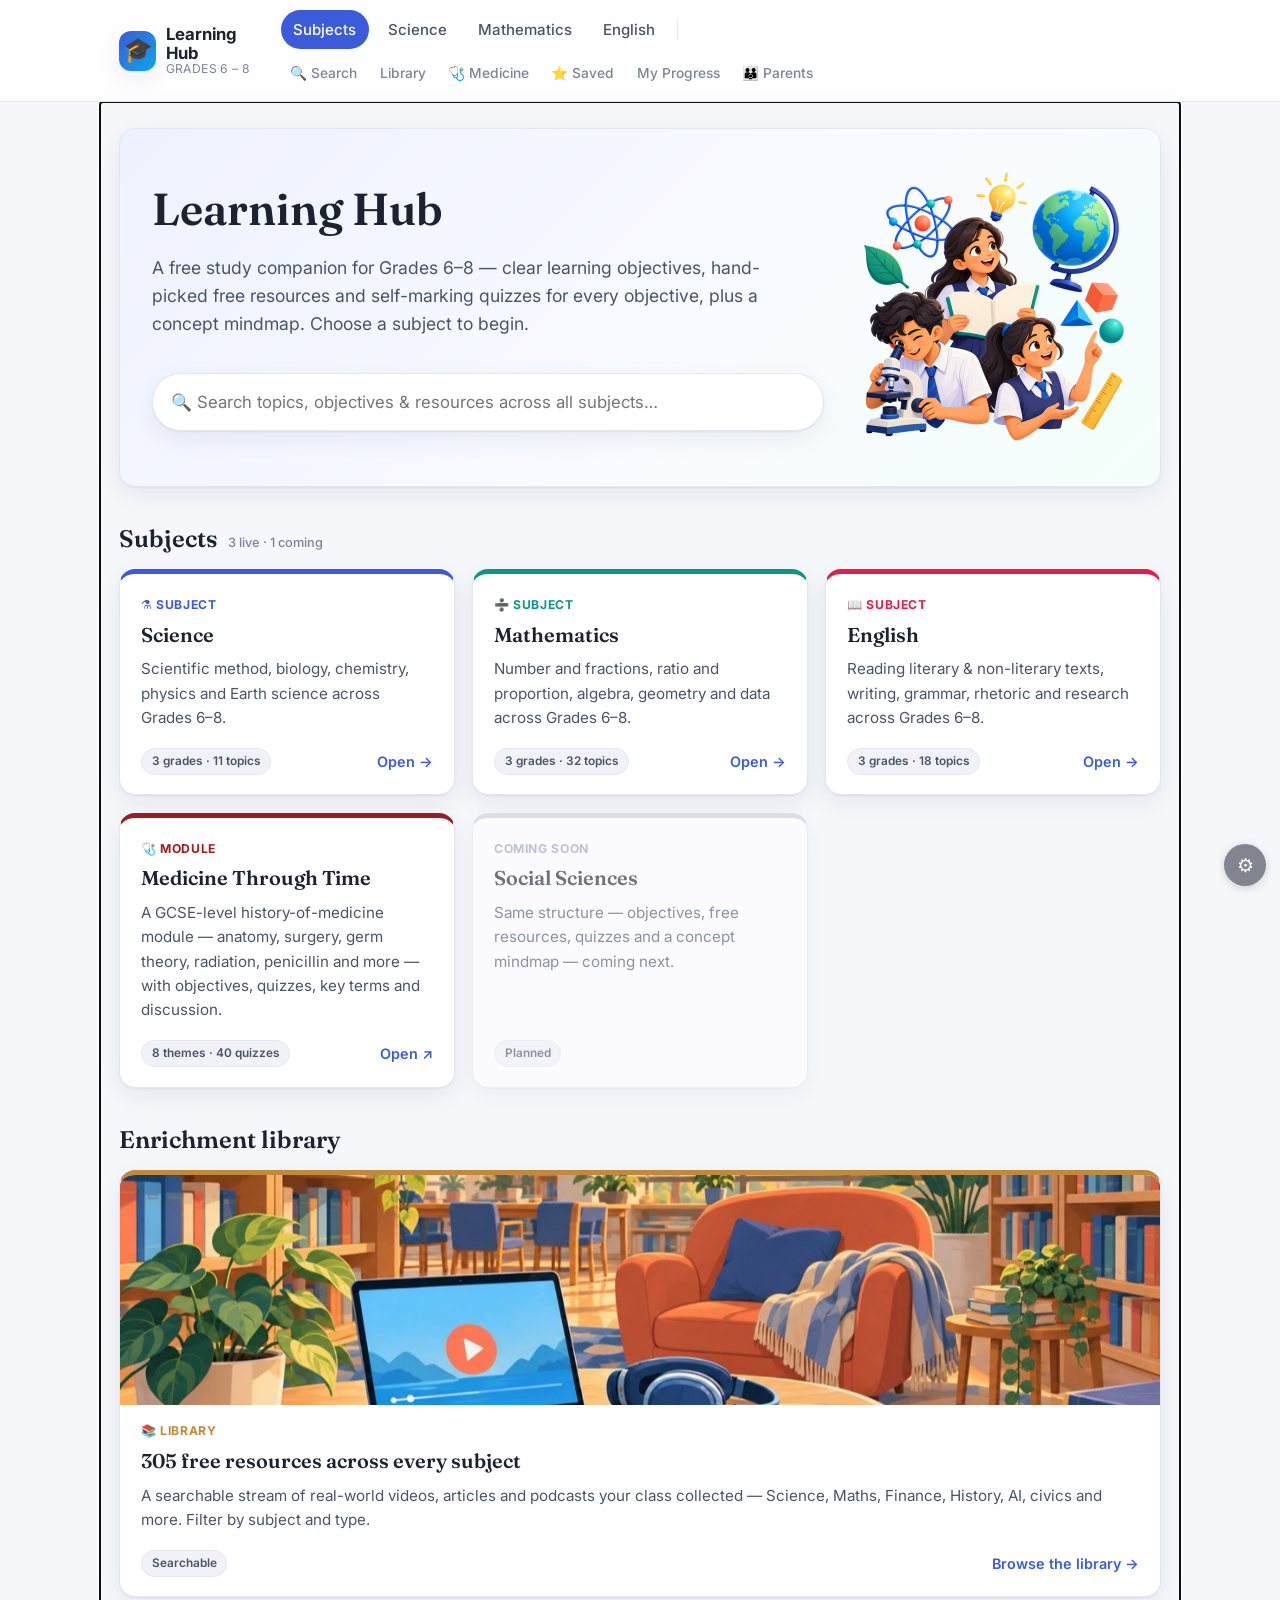
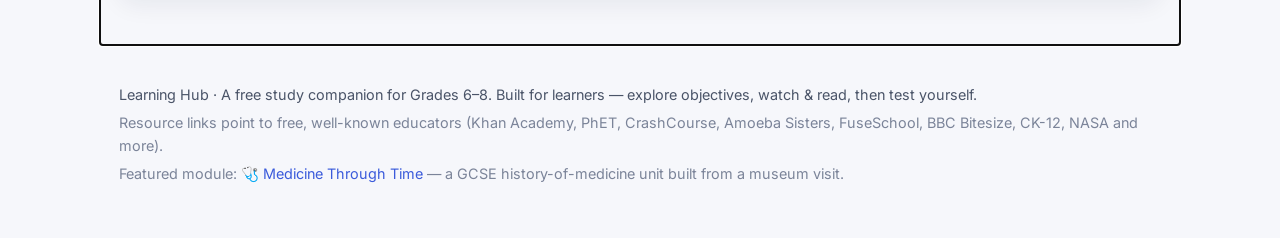
<file: index.html>
<!DOCTYPE html>
<html lang="en">
<head>
  <meta charset="UTF-8" />
  <meta name="viewport" content="width=device-width, initial-scale=1.0" />
  <title>Learning Hub · Grades 6–8</title>
  <meta name="description" content="Learning objectives, free resources, interactive quizzes and concept mindmaps across subjects for Grades 6 to 8." />
  <link rel="preconnect" href="https://fonts.googleapis.com" />
  <link rel="preconnect" href="https://fonts.gstatic.com" crossorigin />
  <link href="https://fonts.googleapis.com/css2?family=Fraunces:opsz,wght@9..144,500;9..144,600;9..144,700&family=Inter:wght@400;500;600;700&display=swap" rel="stylesheet" />
  <link rel="stylesheet" href="css/styles.css?v=61" />
</head>
<body>
  <a class="skip-link" href="#main">Skip to content</a>

  <header class="site-header">
    <div class="header-inner">
      <a class="brand" href="#/" aria-label="Learning Hub home">
        <span class="brand-mark">🎓</span>
        <span class="brand-text">
          <strong>Learning Hub</strong>
          <small>Grades 6 – 8</small>
        </span>
      </a>
      <nav class="main-nav" id="main-nav" aria-label="Primary">
        <!-- nav links are rendered by app.js, scoped to the active subject -->
      </nav>
      <button class="nav-toggle" id="nav-toggle" aria-label="Toggle menu" aria-expanded="false">☰</button>
    </div>
  </header>

  <main id="main" class="app" tabindex="-1">
    <!-- views are rendered here by app.js -->
  </main>

  <footer class="site-footer">
    <p>Learning Hub · A free study companion for Grades 6–8. Built for learners — explore objectives, watch & read, then test yourself.</p>
    <p class="muted">Resource links point to free, well-known educators (Khan Academy, PhET, CrashCourse, Amoeba Sisters, FuseSchool, BBC Bitesize, CK-12, NASA and more).</p>
    <p class="muted">Featured module: <a href="medicine/">🩺 Medicine Through Time</a> — a GCSE history-of-medicine unit built from a museum visit.</p>
  </footer>

  <!-- data loads first, in order. ?v= is bumped on each content update to bust browser caches. -->
  <script src="js/core.js?v=61"></script>
  <!-- Science subject -->
  <script src="js/data-g6.js?v=61"></script>
  <script src="js/data-g7.js?v=61"></script>
  <script src="js/data-g8.js?v=61"></script>
  <script src="js/threads.js?v=61"></script>
  <script src="js/data-classroom.js?v=61"></script>
  <!-- Mathematics subject -->
  <script src="js/math-core.js?v=61"></script>
  <script src="js/data-math-g6.js?v=61"></script>
  <script src="js/data-math-g7.js?v=61"></script>
  <script src="js/data-math-g8.js?v=61"></script>
  <script src="js/threads-math.js?v=61"></script>
  <!-- English subject -->
  <script src="js/english-core.js?v=61"></script>
  <script src="js/data-english-g6.js?v=61"></script>
  <script src="js/data-english-g7.js?v=61"></script>
  <script src="js/data-english-g8.js?v=61"></script>
  <script src="js/threads-english.js?v=61"></script>
  <!-- then the app -->
  <script src="js/mindmap.js?v=61"></script>
  <!-- progress tracking (per-objective completion + quiz scores, localStorage) -->
  <script src="js/progress.js?v=61"></script>
  <!-- global hub-wide search -->
  <script src="js/search.js?v=61"></script>
  <!-- printable worksheets -->
  <script src="js/worksheet.js?v=61"></script>
  <!-- bookmarks / favorites -->
  <script src="js/bookmarks.js?v=61"></script>
  <!-- parent/child accounts & assignments (Supabase-backed) -->
  <script src="js/supabase-config.js?v=61"></script>
  <script src="js/backend-status.js?v=61"></script>
  <script src="js/family.js?v=61"></script>
  <script src="js/app.js?v=61"></script>
  <!-- admin-added resources, merged live into objectives & Library -->
  <script src="js/custom-resources.js?v=61"></script>
  <!-- admin mode (add/delete resources & quiz questions per objective) -->
  <script src="js/admin.js?v=61"></script>
</body>
</html>
</file>
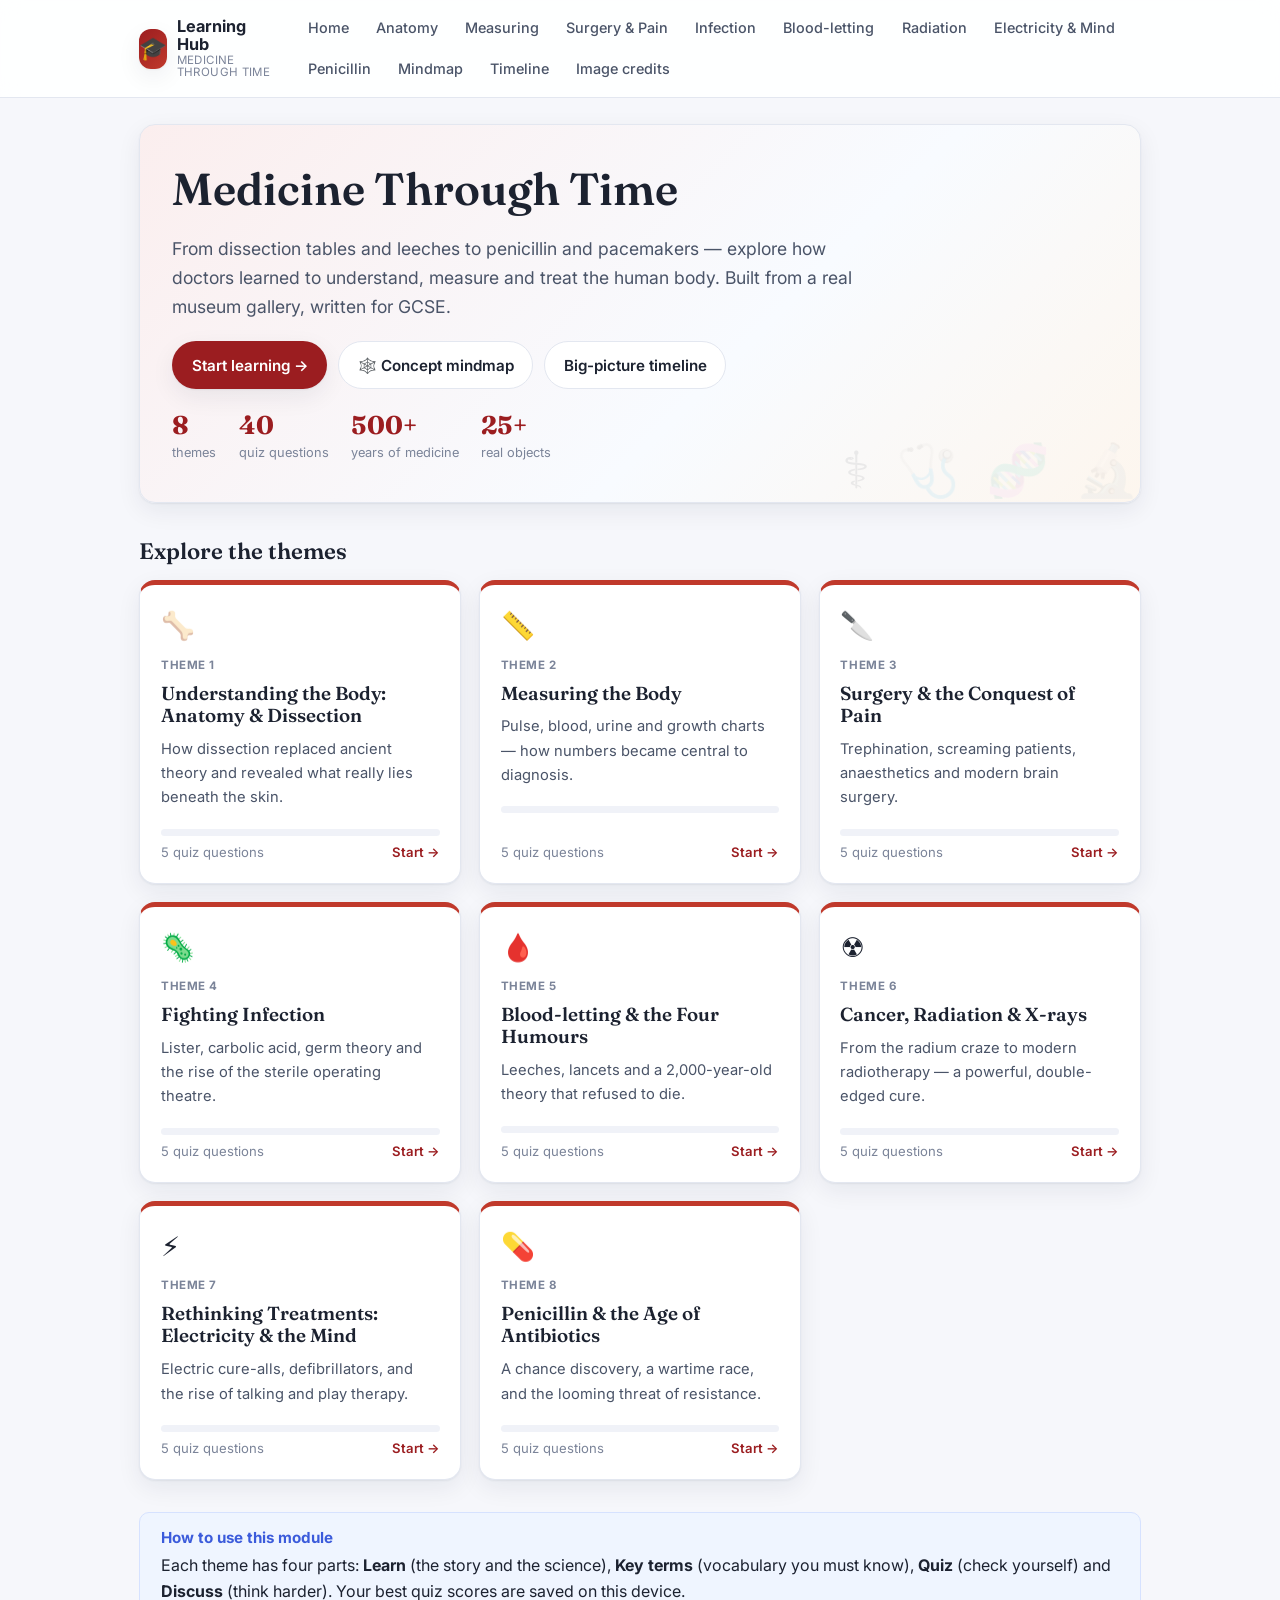
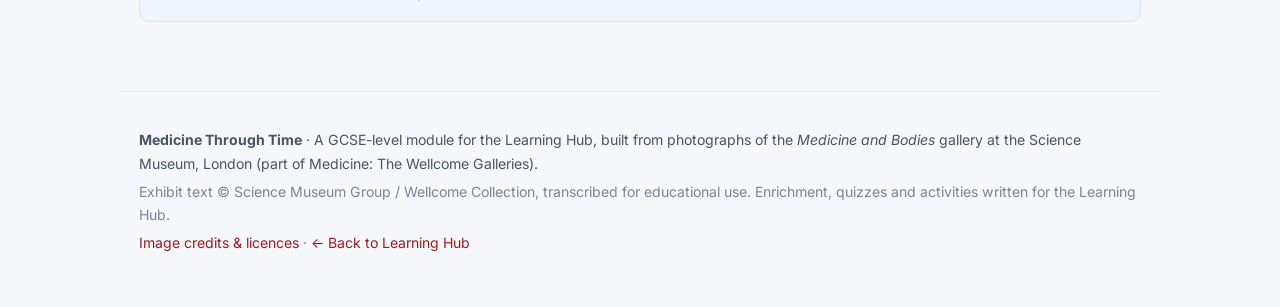
<file: medicine/index.html>
<!DOCTYPE html>
<html lang="en">
<head>
<meta charset="UTF-8" />
<meta name="viewport" content="width=device-width, initial-scale=1.0" />
<title>Medicine Through Time · Learning Hub</title>
<meta name="description" content="A GCSE-level interactive learning module on the history of medicine, built from the Science Museum's Medicine and Bodies gallery. Objectives, key terms, quizzes and discussion." />
<link rel="preconnect" href="https://fonts.googleapis.com" />
<link rel="preconnect" href="https://fonts.gstatic.com" crossorigin />
<link href="https://fonts.googleapis.com/css2?family=Fraunces:opsz,wght@9..144,500;9..144,600;9..144,700&family=Inter:wght@400;500;600;700&display=swap" rel="stylesheet" />
<style>
:root{
  --bg:#f6f7fb; --surface:#ffffff; --surface-2:#f0f2f8; --ink:#1c2230; --ink-soft:#4a5468;
  --muted:#7b8499; --line:#e3e7f0; --brand:#9b1d20; --brand-ink:#7a1619; --accent:#c0392b;
  --blue:#3b5bdb; --good:#16a34a; --bad:#dc2626; --warn:#d97706;
  --shadow:0 1px 2px rgba(20,30,60,.06),0 8px 24px rgba(20,30,60,.07);
  --shadow-lg:0 12px 40px rgba(20,30,60,.16); --radius:16px; --radius-sm:10px; --maxw:1040px;
}
*{box-sizing:border-box}
html{scroll-behavior:smooth}
body{margin:0;font-family:"Inter",system-ui,-apple-system,Segoe UI,Roboto,sans-serif;color:var(--ink);background:var(--bg);line-height:1.65;-webkit-font-smoothing:antialiased}
h1,h2,h3,h4{font-family:"Fraunces",Georgia,serif;line-height:1.18;color:var(--ink);margin:0 0 .4em;font-weight:600}
a{color:var(--brand);text-decoration:none}a:hover{text-decoration:underline}
.muted{color:var(--muted)}
img{max-width:100%;display:block}

/* Header */
.site-header{position:sticky;top:0;z-index:50;background:rgba(255,255,255,.9);backdrop-filter:saturate(160%) blur(10px);border-bottom:1px solid var(--line)}
.header-inner{max-width:var(--maxw);margin:0 auto;padding:.6rem 1.2rem;display:flex;align-items:center;gap:1rem}
.brand{display:flex;align-items:center;gap:.6rem;color:var(--ink)}.brand:hover{text-decoration:none}
.brand-mark{font-size:1.4rem;width:40px;height:40px;display:grid;place-items:center;background:linear-gradient(135deg,var(--brand),var(--accent));color:#fff;border-radius:12px;box-shadow:var(--shadow)}
.brand-text{display:flex;flex-direction:column;line-height:1.1}
.brand-text strong{font-size:1.02rem}
.brand-text small{color:var(--muted);font-size:.72rem;letter-spacing:.03em;text-transform:uppercase}
.main-nav{margin-left:auto;display:flex;gap:.3rem;flex-wrap:wrap}
.main-nav a{color:var(--ink-soft);font-weight:500;padding:.4rem .7rem;border-radius:999px;font-size:.9rem;transition:background .15s,color .15s;cursor:pointer}
.main-nav a:hover{background:var(--surface-2);text-decoration:none}
.main-nav a.active{background:var(--brand);color:#fff}
.nav-toggle{display:none;background:none;border:1px solid var(--line);border-radius:10px;font-size:1.3rem;padding:.2rem .55rem;cursor:pointer}

.app{max-width:var(--maxw);margin:0 auto;padding:1.6rem 1.2rem 3rem}
.site-footer{max-width:var(--maxw);margin:0 auto;padding:2rem 1.2rem 3rem;color:var(--ink-soft);border-top:1px solid var(--line);font-size:.88rem}
.site-footer p{margin:.3rem 0}
.breadcrumb{font-size:.86rem;color:var(--muted);margin-bottom:1rem;display:flex;gap:.4rem;flex-wrap:wrap}
.breadcrumb a{color:var(--ink-soft);cursor:pointer}

/* Hero */
.hero{background:linear-gradient(135deg,#fbeeee 0%,#f8fbff 60%,#fdf6ee 100%);border:1px solid var(--line);border-radius:var(--radius);padding:2.4rem 2rem;box-shadow:var(--shadow);position:relative;overflow:hidden}
.hero::after{content:"⚕ 🩺 🧬 🔬";position:absolute;right:-6px;bottom:-10px;font-size:3.2rem;opacity:.07;letter-spacing:.4rem}
.hero h1{font-size:clamp(1.9rem,4vw,2.8rem);margin-bottom:.3rem}
.hero .lede{font-size:1.1rem;color:var(--ink-soft);max-width:62ch}
.hero-cta{display:flex;gap:.7rem;flex-wrap:wrap;margin-top:1.3rem}
.btn{display:inline-flex;align-items:center;gap:.45rem;padding:.65rem 1.15rem;border-radius:999px;font-weight:600;font-size:.95rem;cursor:pointer;border:1px solid transparent;transition:transform .08s,box-shadow .15s,background .15s;font-family:inherit}
.btn:hover{text-decoration:none;transform:translateY(-1px)}
.btn-primary{background:var(--brand);color:#fff;box-shadow:var(--shadow)}.btn-primary:hover{background:var(--brand-ink)}
.btn-ghost{background:var(--surface);color:var(--ink);border-color:var(--line)}.btn-ghost:hover{background:var(--surface-2)}
.stats-row{display:flex;gap:1.4rem;flex-wrap:wrap;margin-top:1.5rem}
.stat{display:flex;flex-direction:column}
.stat b{font-family:"Fraunces",serif;font-size:1.6rem;color:var(--brand);font-weight:700;line-height:1}
.stat span{font-size:.8rem;color:var(--muted);margin-top:.2rem}

.section-title{font-size:1.4rem;margin:2.2rem 0 1rem}
.grid{display:grid;gap:1.1rem}
.cols-2{grid-template-columns:repeat(auto-fill,minmax(300px,1fr))}
.topic-card{background:var(--surface);border:1px solid var(--line);border-radius:var(--radius);padding:1.2rem 1.3rem;box-shadow:var(--shadow);display:flex;flex-direction:column;gap:.4rem;cursor:pointer;transition:transform .1s,box-shadow .15s,border-color .15s;border-top:5px solid var(--accent)}
.topic-card:hover{transform:translateY(-3px);box-shadow:var(--shadow-lg);border-color:#e6b9b9}
.topic-card .icon{font-size:1.7rem}
.topic-card .num{font-size:.72rem;text-transform:uppercase;letter-spacing:.05em;font-weight:700;color:var(--muted)}
.topic-card h3{font-size:1.18rem;margin:.1rem 0}
.card-desc{color:var(--ink-soft);font-size:.92rem;margin:.1rem 0 .5rem}
.card-foot{margin-top:auto;display:flex;justify-content:space-between;align-items:center;font-size:.82rem;color:var(--muted)}
.go-link{font-weight:600;color:var(--brand)}
.prog-mini{height:7px;border-radius:999px;background:var(--surface-2);overflow:hidden;margin-top:.3rem}
.prog-mini i{display:block;height:100%;background:var(--good);width:0;transition:width .4s}

/* Section page */
.sec-head{display:flex;gap:1rem;align-items:flex-start;flex-wrap:wrap;margin-bottom:.4rem}
.sec-head .big-icon{font-size:2.6rem}
.sec-head h1{font-size:clamp(1.6rem,3.5vw,2.2rem)}
.sec-summary{color:var(--ink-soft);font-size:1.05rem;max-width:72ch;margin:.2rem 0 0}

.objbox{background:var(--surface);border:1px solid var(--line);border-left:4px solid var(--brand);border-radius:var(--radius-sm);padding:1.1rem 1.3rem;margin:1.6rem 0}
.objbox h3{font-size:1rem;text-transform:uppercase;letter-spacing:.04em;color:var(--brand-ink);margin-bottom:.6rem}
.objbox ul{margin:0;padding:0;list-style:none;display:grid;gap:.5rem}
.objbox li{padding-left:1.7rem;position:relative;color:var(--ink-soft)}
.objbox li::before{content:"✓";position:absolute;left:0;top:0;color:var(--good);font-weight:800}

.block-prose{margin:1.2rem 0}
.block-prose h3{font-size:1.25rem;margin-top:1.6rem;color:var(--brand-ink)}
.block-prose p{margin:.7rem 0}
.figure{margin:1.5rem auto;max-width:520px;background:var(--surface);border:1px solid var(--line);border-radius:var(--radius-sm);overflow:hidden;box-shadow:var(--shadow)}
.figure img{display:block;margin:0 auto;max-width:100%;max-height:360px;width:auto;height:auto;background:var(--surface-2)}
.figure figcaption{padding:.6rem .9rem;font-size:.83rem;color:var(--ink-soft);border-top:1px solid var(--line)}
.figure.img-fail{display:none}
.credit{display:block;margin-top:.35rem;font-size:.74rem;color:var(--muted)}
.credit a{color:var(--muted);text-decoration:underline}
.quote{margin:1.3rem 0;padding:1rem 1.3rem;background:var(--surface-2);border-left:4px solid var(--accent);border-radius:var(--radius-sm);font-style:italic;color:var(--ink)}
.quote cite{display:block;margin-top:.5rem;font-style:normal;font-weight:600;color:var(--ink-soft);font-size:.9rem}
.callout{margin:1.3rem 0;padding:1rem 1.3rem;background:#eff5ff;border:1px solid #d6e2ff;border-radius:var(--radius-sm)}
.callout h4{font-family:"Inter";font-weight:700;color:var(--blue);margin-bottom:.3rem;font-size:.95rem}
.callout.spec{background:#fdf6ee;border-color:#f0dcc0}.callout.spec h4{color:var(--warn)}

.terms{display:grid;gap:.7rem;margin:1rem 0}
.term{background:var(--surface);border:1px solid var(--line);border-radius:var(--radius-sm);padding:.7rem 1rem}
.term b{color:var(--brand-ink)}

/* Quiz */
.q-card{background:var(--surface);border:1px solid var(--line);border-radius:var(--radius);padding:1.2rem 1.3rem;box-shadow:var(--shadow);margin-bottom:1rem}
.q-top{display:flex;justify-content:space-between;gap:1rem;align-items:baseline;margin-bottom:.6rem}
.q-num{font-weight:700;color:var(--muted);font-size:.82rem}
.badge{font-size:.68rem;font-weight:700;text-transform:uppercase;letter-spacing:.04em;padding:.12rem .5rem;border-radius:999px}
.badge.easy{background:#dcfce7;color:#15803d}.badge.medium{background:#fef3c7;color:#b45309}.badge.hard{background:#fee2e2;color:#b91c1c}
.q-text{font-size:1.04rem;font-weight:600;margin-bottom:.8rem}
.options{display:grid;gap:.5rem}
.option{display:flex;align-items:center;gap:.7rem;padding:.65rem .9rem;border:1.5px solid var(--line);border-radius:var(--radius-sm);cursor:pointer;background:var(--surface);transition:border-color .12s,background .12s;font-size:.97rem}
.option:hover{border-color:#d8a3a3;background:var(--surface-2)}
.option .mark{flex:none;width:22px;height:22px;border-radius:50%;border:1.5px solid var(--line);display:grid;place-items:center;font-size:.8rem;font-weight:700}
.option.correct{border-color:var(--good);background:#ecfdf3}.option.correct .mark{background:var(--good);color:#fff;border-color:var(--good)}
.option.incorrect{border-color:var(--bad);background:#fef2f2}.option.incorrect .mark{background:var(--bad);color:#fff;border-color:var(--bad)}
.option.locked{cursor:default;pointer-events:none}
.feedback{margin-top:.8rem;padding:.8rem 1rem;border-radius:var(--radius-sm);font-size:.93rem;display:none}
.feedback.show{display:block}
.feedback.right{background:#ecfdf3;border:1px solid #abefc6;color:#08703a}
.feedback.wrong{background:#fef2f2;border:1px solid #fbcfcf;color:#a4242b}
.feedback b{display:block;margin-bottom:.2rem}
.quiz-score{background:linear-gradient(135deg,#fbeeee,#f4f7ff);border:1px solid var(--line);border-radius:var(--radius);padding:1.2rem 1.4rem;box-shadow:var(--shadow);text-align:center;margin:1rem 0;display:none}
.quiz-score.show{display:block}
.quiz-score .score{font-family:"Fraunces";font-size:2.4rem;font-weight:700;color:var(--brand)}

.discuss{display:grid;gap:.7rem;margin:1rem 0}
.discuss .d{background:var(--surface);border:1px solid var(--line);border-radius:var(--radius-sm);padding:.8rem 1rem;border-left:4px solid var(--blue);color:var(--ink-soft)}
.discuss .d b{color:var(--ink)}

.subnav{display:flex;gap:.4rem;margin:1.8rem 0 1.2rem;border-bottom:2px solid var(--line);flex-wrap:wrap}
.tab-btn{background:none;border:none;padding:.6rem .9rem;font-size:.95rem;font-weight:600;color:var(--muted);cursor:pointer;border-bottom:3px solid transparent;margin-bottom:-2px;border-radius:8px 8px 0 0;font-family:inherit}
.tab-btn:hover{color:var(--ink);background:var(--surface-2)}
.tab-btn.active{color:var(--brand);border-bottom-color:var(--brand)}
.tab-panel{animation:fade .25s ease}
@keyframes fade{from{opacity:0;transform:translateY(4px)}to{opacity:1;transform:none}}

.pager{display:flex;justify-content:space-between;gap:1rem;margin-top:2.4rem;padding-top:1.4rem;border-top:1px solid var(--line);flex-wrap:wrap}
.pager a{font-weight:600;cursor:pointer;color:var(--brand)}
.pager .nxt{margin-left:auto;text-align:right}

.timeline{position:relative;margin:1rem 0;padding-left:1.4rem;border-left:3px solid var(--line)}
.tl-item{position:relative;margin-bottom:1.1rem}
.tl-item::before{content:"";position:absolute;left:-1.85rem;top:.35rem;width:13px;height:13px;border-radius:50%;background:var(--brand);border:3px solid var(--surface);box-shadow:0 0 0 1px var(--line)}
.tl-item b{color:var(--brand-ink);font-family:"Fraunces",serif}

/* Mindmap */
.mm-wrap{background:radial-gradient(circle at 50% 42%,#ffffff,#eef1f8);border:1px solid var(--line);border-radius:var(--radius);box-shadow:var(--shadow);overflow:hidden;margin-top:.4rem}
.mm-svg{display:block;width:100%;height:auto}
.mm-spoke{stroke:var(--line);stroke-width:2}
.mm-thread{fill:none;stroke-width:3.5;stroke-linecap:round;opacity:.45;transition:opacity .15s,stroke-width .15s}
.mm-thread.hot{opacity:1;stroke-width:5.5}
.mm-thread.dim{opacity:.07}
.mm-node{cursor:pointer}
.mm-node rect{filter:drop-shadow(0 2px 4px rgba(20,30,60,.12));transition:fill .12s,stroke-width .12s}
.mm-node:hover rect,.mm-node:focus rect{fill:#fff7f7;stroke-width:3.5;outline:none}
.mm-label{font-family:"Inter",sans-serif;font-size:13px;font-weight:600;fill:var(--ink)}
.mm-ctext{font-family:"Fraunces",serif;font-size:18px;font-weight:700;fill:#fff;letter-spacing:.02em}
.mm-ctext2{font-family:"Inter",sans-serif;font-size:11px;fill:#fff;opacity:.92}
.mm-legend{display:flex;flex-wrap:wrap;gap:.5rem;align-items:center;margin-top:1rem}
.mm-legend-title{font-size:.85rem;color:var(--muted);width:100%;margin-bottom:.1rem}
.mm-leg{display:inline-flex;align-items:center;gap:.45rem;font:inherit;font-size:.85rem;font-weight:600;padding:.4rem .75rem;border-radius:999px;border:1.5px solid var(--line);background:var(--surface);color:var(--ink-soft);cursor:pointer;transition:background .12s,color .12s,border-color .12s}
.mm-leg:hover{border-color:#cfd6e8}
.mm-leg.on{background:var(--ink);color:#fff;border-color:var(--ink)}
.mm-dot{width:12px;height:12px;border-radius:3px;flex:none}

@media (max-width:760px){
  .main-nav{position:absolute;top:100%;right:0;left:0;background:var(--surface);flex-direction:column;padding:.6rem;border-bottom:1px solid var(--line);display:none;box-shadow:var(--shadow-lg);max-height:70vh;overflow:auto}
  .main-nav.open{display:flex}.main-nav a{width:100%}
  .nav-toggle{display:block;margin-left:auto}
  .hero{padding:1.8rem 1.3rem}
}
</style>
</head>
<body>
<a class="skip-link" href="#main" style="position:absolute;left:-999px">Skip to content</a>
<header class="site-header">
  <div class="header-inner">
    <a class="brand" onclick="go('')" aria-label="Module home">
      <span class="brand-mark">🎓</span>
      <span class="brand-text"><strong>Learning Hub</strong><small>Medicine Through Time</small></span>
    </a>
    <nav class="main-nav" id="main-nav"></nav>
    <button class="nav-toggle" id="nav-toggle" aria-label="Toggle menu">☰</button>
  </div>
</header>
<main id="main" class="app"></main>
<footer class="site-footer">
  <p><strong>Medicine Through Time</strong> · A GCSE-level module for the Learning Hub, built from photographs of the <em>Medicine and Bodies</em> gallery at the Science Museum, London (part of Medicine: The Wellcome Galleries).</p>
  <p class="muted">Exhibit text © Science Museum Group / Wellcome Collection, transcribed for educational use. Enrichment, quizzes and activities written for the Learning Hub.</p>
  <p class="muted"><a onclick="go('credits')" style="cursor:pointer">Image credits &amp; licences</a> · <a href="https://abhishekbhatewara.github.io/learning_hub/">← Back to Learning Hub</a></p>
</footer>
<script>
/* ============ DATA ============ */
const SECTIONS = [];
SECTIONS.push({
  id:'anatomy', icon:'🦴', navTitle:'Anatomy',
  title:'Understanding the Body: Anatomy & Dissection',
  blurb:'How dissection replaced ancient theory and revealed what really lies beneath the skin.',
  summary:'For centuries, European doctors trusted ancient books over their own eyes. From the 1500s onwards, anatomists began cutting open the dead to see the truth for themselves — transforming how we understand the human body.',
  objectives:[
    'Explain why dissection was so important to the development of medical knowledge.',
    'Describe the contributions of Vesalius, Harvey and the Hunter brothers.',
    'Understand how anatomy schools trained doctors and where they got their bodies.',
    'Explain how studying the dead (post-mortems) helped doctors understand disease in the living.'
  ],
  blocks:[
    {type:'prose',html:`<p>Understanding how our bodies work is the key to understanding and caring for our health. Over the centuries we have invented extraordinary tools and techniques to explore the way we function — from looking, listening and touching to measuring, scanning and dissecting. What we have discovered has transformed medicine and the way we think about ourselves.</p>`},
    {type:'image',src:'https://commons.wikimedia.org/wiki/Special:FilePath/Rembrandt%20-%20The%20Anatomy%20Lesson%20of%20Dr%20Nicolaes%20Tulp.jpg?width=1000',alt:'Rembrandt painting The Anatomy Lesson of Dr Nicolaes Tulp',caption:'Public dissections were teaching events. Rembrandt’s <em>The Anatomy Lesson of Dr Nicolaes Tulp</em> (1632) shows an anatomist demonstrating on a real body before an audience.',credit:'Rembrandt, 1632. Public domain, via Wikimedia Commons.'},
    {type:'prose',html:`<h3>From Galen to Vesalius: trusting your own eyes</h3><p>For over 1,300 years, European knowledge of the body was based on the writings of the Greek physician <b>Galen</b> (around AD 200). The problem? Dissecting humans was taboo in Galen's time, so he had based much of his work on <b>animal</b> dissection. His mistakes were copied from book to book for centuries.</p><p><b>Andreas Vesalius</b> (1514–64) changed this. He was one of the first anatomists to study the human body through careful, methodical <b>dissection</b>, and he encouraged doctors to test old theories through observation rather than simply trusting ancient texts.</p>`},
    {type:'image',src:'https://commons.wikimedia.org/wiki/Special:FilePath/Vesalius%20Fabrica%20portrait.jpg?width=800',alt:'Portrait of Andreas Vesalius from De Fabrica',caption:'Andreas Vesalius (1514–64), the "father of modern anatomy", shown dissecting an arm in his own 1543 book.',credit:'Portrait from <em>De Fabrica</em>, 1543. Public domain, via Wikimedia Commons.'},
    {type:'image',src:'https://commons.wikimedia.org/wiki/Special:FilePath/Vesalius%2C%20De%20humani%20corporis%20fabrica%2C%201543%20Wellcome%20L0031739.jpg?width=1000',alt:'Title page of De Humani Corporis Fabrica showing a public dissection',caption:'The title page of Vesalius’s <em>De Humani Corporis Fabrica</em> (1543), showing a crowded public dissection. The 700-page book was larger and more richly illustrated than any medical text before it.',credit:'Wellcome Collection (CC BY 4.0), via Wikimedia Commons.'},
    {type:'callout',title:'Why was De Fabrica such a big deal?',html:`Vesalius’s <em>On the Fabric of the Human Body</em> (1543) was the most detailed exploration of the body ever published. Its evidence directly challenged accepted but incorrect ideas. More importantly, it modelled a <b>new way of doing science</b>: observe carefully, record accurately, and change your conclusions when the evidence demands it.`},
    {type:'prose',html:`<h3>William Harvey and the circulation of blood</h3><p>Europeans had long believed the <b>liver</b> produced blood in a continuous flow that the body then used up. In 1628, physician <b>William Harvey</b> (1578–1657) proved them wrong. By dissecting the dead and experimenting on the living, he showed that the <b>heart pumps a fixed amount of blood around the body in a circle</b> — it circulates.</p><p>Harvey trained at the University of Padua in Italy, one of Europe's best medical schools, and his use of experiment and observation became a model for scientific medicine.</p>`},
    {type:'image',src:'https://commons.wikimedia.org/wiki/Special:FilePath/William%20Harvey%202.jpg?width=800',alt:'Portrait of William Harvey',caption:'William Harvey (1578–1657). His <em>On the Motion of the Heart</em> (1628) revealed for the first time how blood is pumped around the body.',credit:'Public domain, via Wikimedia Commons.'},
    {type:'prose',html:`<h3>The rise of the anatomy school</h3><p>By the 1700s, studying anatomy was a standard part of a doctor's training. Students needed hands-on knowledge of the body's internal workings to qualify. Private anatomy schools opened across Europe, and a curious public was even allowed to sit in and watch dissections. The Scottish doctor <b>William Hunter</b> founded the most famous anatomy school in London in 1768.</p>`},
    {type:'quote',text:`“Anatomy is the only solid foundation of medicine; it is to the physician and surgeon what geometry is to the astronomer. It discovers and ascertains the truth, overturns superstition and vulgar error.”`,who:'William Hunter, anatomist and man-midwife'},
    {type:'prose',html:`<p>William Hunter (1718–83) recruited his younger brother <b>John Hunter</b> (1728–93) to help run the school. John prepared specimens and sourced fresh corpses — mainly from <b>executions or robbed graves</b>. Because demand for bodies far outstripped supply, "body-snatching" became a real and grisly trade.</p>`},
    {type:'prose',html:`<h3>Dissection and childbirth</h3><p>For centuries, death during childbirth was common. Dissection in the 1700s helped doctors understand it. William Hunter advanced knowledge of pregnancy by dissecting women who died late in pregnancy. New tools such as <b>forceps</b> (to grip and turn a baby's head) were invented, but because they were covered in leather they were hard to clean — and many women died of infection afterwards.</p><p>This created fierce debate about who should deliver babies. Trained female midwives like <b>Sarah Stone</b> argued passionately that the new "man-midwives" were intruding on women's work.</p>`},
    {type:'quote',text:`“I cannot comprehend, why women are not capable of completing this business when begun... and then the midwife, who has taken all the pains, is accounted of little value, and the young men command all the praise.”`,who:'Sarah Stone, midwife and author, 1700s'},
    {type:'prose',html:`<h3>Learning from the dead</h3><p>The earliest dissections simply revealed what the body looked like inside. But by the 1700s, doctors were using <b>post-mortems</b> (examinations after death) to find out <em>why</em> people died. By comparing a patient's symptoms in life with what they found in the body after death, they discovered that particular diseases attack particular <b>organs and tissues</b>.</p><p>This was revolutionary. It directly contradicted the ancient idea that illness was caused by an imbalance of liquids in the body, and it pushed medicine towards locating disease in specific parts of the body.</p>`},
    {type:'callout',spec:true,title:'GCSE link: causes of disease',html:`This theme is the heart of the <b>Renaissance</b> period in "Medicine Through Time". Vesalius (anatomy) and Harvey (physiology) didn't cure many people directly — but they replaced blind trust in ancient authorities with <b>observation and dissection</b>, laying the foundations for everything that followed.`}
  ],
  glossary:[
    {term:'Anatomy',def:'the study of the structure of the body — its bones, muscles, organs and vessels.'},
    {term:'Dissection',def:'cutting open a body to examine its internal structure.'},
    {term:'Physiology',def:'the study of how the body and its parts actually work (e.g. how blood circulates).'},
    {term:'Post-mortem',def:'an examination of a body after death to find the cause of death or study disease.'},
    {term:'Circulation',def:'the movement of blood pumped by the heart around the body in a continuous loop.'},
    {term:'Obstetrics',def:'the branch of medicine dealing with pregnancy and childbirth.'},
    {term:'Forceps',def:'a tong-like instrument used to grip and turn a baby’s head during a difficult birth.'}
  ],
  quiz:[
    {q:'Whose animal-based ideas about the body went unchallenged in Europe for over 1,000 years?',options:['Galen','Vesalius','Harvey','Hunter'],answer:0,diff:'easy',explain:'Galen (around AD 200) based much of his anatomy on animal dissection because dissecting humans was taboo. His errors were copied for centuries.'},
    {q:'What did William Harvey prove in 1628?',options:['That germs cause disease','That the heart circulates blood around the body','That the liver makes blood continuously','That anaesthetics are safe'],answer:1,diff:'easy',explain:'Harvey showed the heart pumps a fixed amount of blood around the body in a circle — overturning the old idea that the liver produced blood continuously.'},
    {q:'Why were dead bodies for anatomy schools often obtained from executions or robbed graves?',options:['Bodies were cheap to buy legally','Demand for bodies was far greater than the legal supply','The law required it','Families donated them freely'],answer:1,diff:'medium',explain:'Anatomy schools needed many fresh corpses, but few were legally available — so a grim trade in stolen bodies developed.'},
    {q:'How did post-mortems change doctors’ understanding of disease?',options:['They proved illness came from an imbalance of liquids','They showed diseases affect specific organs and tissues','They made dissection illegal','They replaced the need for anatomy'],answer:1,diff:'medium',explain:'By comparing symptoms in life with the body after death, doctors found diseases attack particular organs — undermining the old "imbalance of liquids" theory.'},
    {q:'Why did new childbirth tools like leather-covered forceps often lead to deaths?',options:['They were too expensive','They were difficult to clean, so spread infection','They were banned by midwives','They only worked on animals'],answer:1,diff:'hard',explain:'Leather coverings could not be properly cleaned, so the instruments spread infection and many women died shortly after birth.'}
  ],
  discussion:[
    'Vesalius and Harvey made huge discoveries but cured few patients directly. Can knowledge be a "medical breakthrough" even if it doesn’t immediately save lives? Explain your view.',
    'Was the use of stolen and executed bodies for dissection ever justifiable? Weigh the benefits to medical knowledge against the rights of the dead.',
    'Sarah Stone argued women were being pushed out of midwifery. Use the evidence here to explain how new technology can change who holds power in a profession.'
  ]
});
/*__SEC1__*/
SECTIONS.push({
  id:'measuring', icon:'📏', navTitle:'Measuring',
  title:'Measuring the Body',
  blurb:'Pulse, blood, urine and growth charts — how numbers became central to diagnosis.',
  summary:'Modern diagnosis depends on measurement. This theme follows how doctors moved from feeling a pulse by hand and tasting urine, to precise machines, chemical tests and growth charts that define what is "healthy".',
  objectives:[
    'Explain how diagnosis changed from the senses (sight, smell, taste, touch) to precise measurement.',
    'Describe how blood and urine became key tools for diagnosis.',
    'Understand how the pulse and the heart’s electrical activity were measured (sphygmograph and ECG).',
    'Explain how studying healthy people and growth helped define "normal" development.'
  ],
  blocks:[
    {type:'prose',html:`<p>Blood and urine have been signs of disease for thousands of years. What changed was <b>how</b> we read them. In the past, doctors relied on the <b>colour, smell and even taste</b> of bodily fluids. Only when chemistry developed in the 1700s did European medicine begin to look closely at what fluids were actually made of — and link that to disease.</p>`},
    {type:'prose',html:`<h3>From tasting to testing</h3><p>Tasting urine for sweetness was an early way to spot what we now call <b>diabetes</b>. Over time, chemical tests replaced the senses. A high level of <b>urea</b> could signal kidney disease; too few red blood cells meant <b>anaemia</b>. By 1941, simple <b>Clinitest</b> kits let a colour change reveal sugar in urine, making diabetes far easier to detect.</p><p>Eventually, machines like the 1980s <b>Biomek robot</b> could prepare thousands of samples a day — turning diagnosis into fast, large-scale laboratory science.</p>`},
    {type:'callout',title:'Four humours vs. body chemistry',html:`Until the 1850s, Western medicine believed blood was one of <b>four humours</b> (blood, phlegm, black bile, yellow bile) that had to stay in balance. The rise of chemistry replaced this with a far more powerful idea: that disease changes the measurable <b>chemical composition</b> of our fluids.`},
    {type:'prose',html:`<h3>Measuring the pulse</h3><p>The pulse is a key sign of heart health. For centuries doctors simply pressed a hand to the skin and counted — but this was personal, imprecise, and some patients objected to being touched at all (until the 1900s, touching patients of the opposite sex was often thought unacceptable).</p><p>Accurate <b>watches with a second hand</b> (from the late 1600s) made pulse-counting reliable. Then, in the 1850s, the <b>sphygmograph</b> produced the first visual <em>trace</em> of the pulse — pressing against the wrist and transferring each beat to an inked needle.</p>`},
    {type:'callout',title:'Science and equality',html:`The sphygmograph was used by American doctor <b>Mary Putnam Jacobi</b> (1842–1906) to disprove the widely-held belief that women were physically weakened by menstruation. Her measurements showed a woman’s pulse was <b>not</b> weakened — and she used this evidence to argue for a bigger role for women in medicine and society.`},
    {type:'prose',html:`<h3>Measuring the heart’s electricity</h3><p>We now know the heart produces tiny <b>electrical signals</b> that make it pump. In 1887, Dr Augustus Waller recorded a human heart’s electrical activity for the first time — using electrodes and a photographic plate mounted on a slowly moving <b>toy train</b>!</p><p>This grew into the <b>electrocardiograph (ECG)</b>, which translates the heart’s electrical signals into lines on paper called traces. British specialist <b>Thomas Lewis</b>, working with Willem Einthoven, made the ECG a trusted hospital tool for spotting heart problems at a glance.</p>`},
    {type:'image',src:'https://commons.wikimedia.org/wiki/Special:FilePath/Willem%20Einthoven%20ECG.jpg?width=1000',alt:'Willem Einthoven demonstrating his string galvanometer ECG',caption:'Willem Einthoven’s string-galvanometer electrocardiograph (early 1900s). The first machines were enormous — this one needed several people to operate — but they made the heart’s electrical activity visible for the first time.',credit:'Public domain, via Wikimedia Commons.'},
    {type:'prose',html:`<h3>Measuring growth and "normal"</h3><p>From the late 1800s, doctors began studying <b>healthy</b> people too, not just the sick. <b>Professor James Tanner</b> ran a famous study (1949–71) measuring 450 boys and 260 girls as they grew. Fifteen measurements were taken on over 6,000 occasions, using special tools like the Harpenden anthropometer.</p><p>Tanner’s <b>growth charts</b> revealed there isn’t one "normal" pattern of growth in adolescence but three — early, middle and late developers. His charts are now an international standard used to track children worldwide.</p>`},
    {type:'quote',text:`“A child’s growth rate reflects, better than any other single index, his state of health and nutrition, and often, indeed, his psychological situation.”`,who:'Professor James Tanner, growth expert'},
    {type:'callout',spec:true,title:'GCSE link: diagnosis',html:`Improvements in <b>diagnosis</b> are a key exam theme. Notice the pattern: subjective senses → simple instruments (watch, sphygmograph) → electrical/chemical machines (ECG, Clinitest, lab robots). Each step made diagnosis more <b>objective, precise and shareable</b> between doctors.`}
  ],
  glossary:[
    {term:'Diagnosis',def:'identifying which disease or condition a patient has.'},
    {term:'Uroscopy',def:'the old practice of diagnosing illness by examining urine’s colour, smell and taste.'},
    {term:'Sphygmograph',def:'a 19th-century device that produced a visual trace of a person’s pulse.'},
    {term:'ECG (electrocardiograph)',def:'a machine that records the heart’s electrical activity as a line trace.'},
    {term:'Anaemia',def:'a condition caused by too few healthy red blood cells.'},
    {term:'Four humours',def:'the ancient theory that health depended on a balance of blood, phlegm, black bile and yellow bile.'},
    {term:'Anthropometer',def:'an instrument for measuring the dimensions of the human body.'}
  ],
  quiz:[
    {q:'Before chemistry developed, how did doctors mainly assess blood and urine?',options:['With microscopes','By colour, smell and taste','With X-rays','With blood-pressure cuffs'],answer:1,diff:'easy',explain:'Doctors relied on the senses — colour, smell and even taste — long before chemical analysis was possible.'},
    {q:'What does an ECG (electrocardiograph) measure?',options:['Levels of sugar in urine','The heart’s electrical activity','Body temperature','Lung capacity'],answer:1,diff:'easy',explain:'The ECG records the electrical signals that make the heart pump, drawing them as traces doctors can read.'},
    {q:'What was surprising about how the first electrocardiogram was recorded in 1887?',options:['It used a toy train to move the photographic plate','It was done on an animal','It needed no electricity','It used a smartphone'],answer:0,diff:'medium',explain:'Dr Augustus Waller mounted the recording plate on a slowly moving toy train to capture a continuous trace.'},
    {q:'What did Mary Putnam Jacobi use the sphygmograph to prove?',options:['That the heart circulates blood','That a woman’s pulse is not weakened by menstruation','That urine contains sugar','That germs cause disease'],answer:1,diff:'medium',explain:'Her pulse measurements disproved the belief that menstruation weakened women, supporting her case for women in medicine.'},
    {q:'What did Professor Tanner’s growth charts reveal about adolescence?',options:['Everyone grows at exactly the same rate','There are three normal patterns: early, middle and late developers','Growth cannot be measured','Diet has no effect on growth'],answer:1,diff:'hard',explain:'Tanner showed there is no single "normal" — children may be early, middle or late developers, all healthy.'}
  ],
  discussion:[
    'Measuring "normal" growth can reassure parents — but could labelling a child "early" or "late" also cause harm? Discuss.',
    'Why might doctors trust a number from a machine more than their own senses? Is that always a good thing?',
    'Mary Putnam Jacobi used data to challenge unfair beliefs about women. Can you think of other times measurement has been used to overturn prejudice?'
  ]
});
SECTIONS.push({
  id:'surgery', icon:'🔪', navTitle:'Surgery & Pain',
  title:'Surgery & the Conquest of Pain',
  blurb:'Trephination, screaming patients, anaesthetics and modern brain surgery.',
  summary:'For most of history, surgery meant agony. Speed was a surgeon’s only mercy. This theme traces how the discovery of anaesthetics — and ways to control blood loss — turned surgery from a terrifying last resort into everyday medicine.',
  objectives:[
    'Describe what surgery was like before anaesthetics.',
    'Explain how ether, chloroform and cocaine transformed pain relief.',
    'Understand how surgeons controlled blood loss during operations.',
    'Compare historical surgery (e.g. trephination, amputation) with modern neurosurgery.'
  ],
  blocks:[
    {type:'prose',html:`<p>Health care in the past faced three deadly problems in surgery: <b>pain</b>, <b>blood loss</b> and (covered in the next theme) <b>infection</b>. Until the mid-1800s, surgeons could do little about any of them. Operations were a last resort, and a surgeon’s main skill was simply <b>speed</b>.</p>`},
    {type:'prose',html:`<h3>One of the oldest operations: trephination</h3><p>Drilling a hole in a living person’s skull — <b>trephination</b> — was first done around <b>7,000 years ago</b>, in cultures all over the world. It was used to treat head injuries, relieve headaches, or in rituals to "release spirits". Astonishingly, many patients <b>survived</b>: regrowth of bone around the holes proves it.</p><p>It was hugely dangerous, though — done with flint, shells or shark teeth, with mandrake root or coca leaves as the only pain relief. Today, neurosurgeons perform similar operations safely, under anaesthetic, in sterile theatres.</p>`},
    {type:'prose',html:`<h3>The age of agony</h3><p>Before pain relief, patients were held down, fully conscious, while surgeons cut. Tooth-pulling, removing bladder stones, and amputations were all done with little more than alcohol or opium to dull the pain. The writer <b>Fanny Burney</b> described her own mastectomy in 1812:</p>`},
    {type:'quote',text:`“When the dreadful steel was plunged into the breast — cutting through veins — arteries — flesh — nerves — I needed no injunctions not to restrain my cries. I began a scream that lasted unintermittingly during the whole time of the incision… so excruciating was the agony.”`,who:'Fanny Burney, 1812'},
    {type:'prose',html:`<h3>The gift of anaesthetics</h3><p>From the 1840s, <b>anaesthetics</b> changed everything. The first were inhaled. In 1846, <b>William Morton</b> used an <b>ether</b> inhaler to render a patient unconscious while removing a tooth. <b>Chloroform</b> followed in the 1850s — easier to use, but with a risk of heart failure.</p><p>Anaesthetics were controversial. Some argued pain was natural, even necessary for recovery. Public opinion shifted when <b>Queen Victoria</b> chose chloroform (given by Dr John Snow) for the births of two of her children, calling it a “blessed chloroform… soothing, quieting and delightful beyond measure.”</p>`},
    {type:'image',src:'https://commons.wikimedia.org/wiki/Special:FilePath/The%20First%20Operation%20Under%20Ether%20-%20Robert%20Hinckley.jpg?width=1000',alt:'Painting of the first operation under ether, 1846',caption:'Robert Hinckley’s painting of the first public operation under ether, Boston, 1846 — when William Morton showed that surgery could be painless. Getting the dose right was hard, which created a new specialist: the anaesthetist.',credit:'Robert Hinckley (1882–93). Public domain, via Wikimedia Commons.'},
    {type:'callout',title:'Local vs. general anaesthetic',html:`A <b>general</b> anaesthetic makes the whole patient unconscious (ether, chloroform). A <b>local</b> anaesthetic numbs just one area while the patient stays awake. <b>Cocaine</b> was used as a local anaesthetic in the 1880s; its safer relative <b>Novocaine</b> (1905) is still used in dentistry today.</p>`},
    {type:'callout',spec:true,title:'GCSE link: the problem of pain',html:`Anaesthetics are a classic example of a breakthrough that brought <b>new problems</b>. With patients now unconscious and still, surgeons grew bolder and operated deeper inside the body — which actually <b>increased</b> deaths from infection and blood loss until those problems were solved too. This is sometimes called the "Black Period" of surgery (c.1846–70).`},
    {type:'prose',html:`<h3>Controlling blood loss</h3><p>Even pain-free, a patient could bleed to death. Surgeons developed several tools: <b>cauteries</b> (sealing vessels with heat — agonising before electricity made it precise in the 1920s), <b>tourniquets</b> and <b>artery forceps</b> to clamp vessels, and <b>ligatures</b> (stitches that tie off blood vessels).</p><p>The French surgeon <b>Ambroise Paré</b> (1510–90) pioneered stitching the stump of an amputation with thread instead of burning it shut. From the First World War, <b>blood transfusion</b> kits — using sodium citrate to store blood — saved many wounded soldiers.</p>`},
    {type:'prose',html:`<h3>Amputation and prosthetics</h3><p>Amputation could save a life, but it was life-changing. Before anaesthetics and antiseptics, <b>speed</b> was everything — saws like those on display could remove a limb in under a minute. Afterwards, patients faced long recoveries and the challenge of <b>prosthetic</b> (artificial) limbs.</p>`},
    {type:'prose',html:`<p>Many amputees disliked complex artificial limbs. A First World War veteran, J B Middlebrook, eventually rejected his prosthetic arm entirely:</p>`},
    {type:'quote',text:`“I gave the artificial arm every chance for three months… I very quickly realised that it was what I had left that mattered.”`,who:'J B Middlebrook, First World War veteran'},
    {type:'prose',html:`<h3>Surgery today: into the brain</h3><p>Modern surgery is almost unrecognisable. Neurosurgeon <b>Joan Grieve</b> performs over 300 operations a year, using precise tools and trained on lifelike head models ("MARTYN"). Operations once impossible — like <b>deep brain stimulation</b>, where thin wires implanted in the brain calm the tremors of Parkinson’s disease — are now routine.</p>`},
    {type:'quote',text:`“People think that neurosurgery is ‘difficult’ surgery. It’s not — yes, it’s precise, but it’s not difficult. Making the right decision for the patient is more difficult.”`,who:'Joan Grieve, consultant neurosurgeon'}
  ],
  glossary:[
    {term:'Anaesthetic',def:'a drug that prevents a patient feeling pain, by making them unconscious (general) or numbing an area (local).'},
    {term:'Trephination',def:'cutting or drilling a hole in the skull — one of the oldest known operations.'},
    {term:'Cautery',def:'sealing a wound or blood vessel using heat to stop bleeding.'},
    {term:'Ligature',def:'a thread used to tie off a blood vessel and stop bleeding.'},
    {term:'Tourniquet',def:'a tight band that restricts blood flow to a limb during surgery.'},
    {term:'Amputation',def:'the surgical removal of a limb or part of the body.'},
    {term:'Prosthetic',def:'an artificial replacement for a missing body part, such as a limb.'},
    {term:'Transfusion',def:'transferring blood from a donor (or store) into a patient.'}
  ],
  quiz:[
    {q:'Before anaesthetics, what was a surgeon’s most important skill?',options:['Cleanliness','Speed','Note-taking','Latin'],answer:1,diff:'easy',explain:'With patients fully conscious, operating as fast as possible was the only way to limit suffering and shock.'},
    {q:'Who used an ether inhaler in 1846 to make a patient unconscious during surgery?',options:['Joseph Lister','William Morton','John Snow','Ambroise Paré'],answer:1,diff:'easy',explain:'William Morton’s 1846 demonstration of ether showed surgery could be done painlessly, inspiring others.'},
    {q:'How did Queen Victoria help anaesthetics become accepted?',options:['She banned them','She invented chloroform','She used chloroform during childbirth','She funded research'],answer:2,diff:'medium',explain:'Victoria’s use of chloroform (given by John Snow) reassured the public that anaesthetics were safe and respectable.'},
    {q:'Why did the arrival of anaesthetics at first lead to MORE deaths from infection?',options:['Anaesthetics caused infection directly','Surgeons operated deeper in the body, where infection was deadlier','Patients stopped washing','Hospitals closed'],answer:1,diff:'hard',explain:'Pain-free, still patients let surgeons attempt longer, deeper operations — but without infection control, more patients died. This was the "Black Period" of surgery.'},
    {q:'Which surgeon pioneered tying off blood vessels with ligatures instead of burning them?',options:['Ambroise Paré','William Hunter','Augustus Waller','James Tanner'],answer:0,diff:'medium',explain:'Ambroise Paré suggested stitching amputation stumps with thread rather than sealing them with painful heat.'}
  ],
  discussion:[
    'Some people in the 1800s argued that pain was natural and even good for recovery. Why might people resist a clearly beneficial new technology? Give modern examples.',
    'Anaesthetics solved one problem but worsened another (infection). Is it fair to call a discovery a "breakthrough" if it creates new dangers?',
    'J B Middlebrook rejected his prosthetic arm. What does his story tell us about the difference between what medicine <em>can</em> do and what patients actually <em>want</em>?'
  ]
});
SECTIONS.push({
  id:'infection', icon:'🦠', navTitle:'Infection',
  title:'Fighting Infection',
  blurb:'Lister, carbolic acid, germ theory and the rise of the sterile operating theatre.',
  summary:'Until the 1860s, infection killed huge numbers of surgical patients. The discovery that invisible germs cause infection — and the slow battle to keep wounds and instruments clean — made deep, complex surgery possible.',
  objectives:[
    'Explain why infection was such a deadly problem after surgery before the 1860s.',
    'Describe Joseph Lister’s antiseptic methods and why they were controversial.',
    'Distinguish between antiseptic and aseptic surgery.',
    'Explain how controlling infection allowed surgeons to operate deeper in the body.'
  ],
  blocks:[
    {type:'prose',html:`<p>Until the 1860s, infection was a frequent cause of death after surgery. Surgeons relied on speed and luck, and avoided operating deep inside the body — on the heart or brain — because the risk of fatal infection was so high. To make surgery safe, doctors had to learn what caused infection and how to stop it.</p>`},
    {type:'prose',html:`<h3>Joseph Lister: the man who cleaned up surgery</h3><p>British surgeon <b>Joseph Lister</b> (1827–1912) transformed surgery from the 1860s. Influenced by the idea that microbes in the air caused decay, he cleaned wounds and instruments with pungent yellow <b>carbolic acid</b>. He called the process <b>antisepsis</b> — killing germs on and around the wound. On his Glasgow wards, far more patients survived.</p><p>Lister even invented a <b>carbolic spray</b> to fill the operating theatre with a fine mist of disinfectant. (He later dropped it when he realised germs weren’t only airborne.) Many surgeons doubted his methods at first — they disliked the mess and didn’t believe in invisible germs.</p>`},
    {type:'image',src:'https://commons.wikimedia.org/wiki/Special:FilePath/Joseph%20Lister%201902.jpg?width=800',alt:'Portrait of Joseph Lister',caption:'Joseph Lister (1827–1912). By cleaning wounds and instruments with carbolic acid — a process he called antisepsis — he dramatically cut deaths from surgical infection.',credit:'1902. Public domain, via Wikimedia Commons.'},
    {type:'callout',title:'Germ theory: the big idea behind it all',html:`Lister’s work made sense because of <b>germ theory</b> — the idea, proven by Louis Pasteur and later Robert Koch, that specific micro-organisms cause specific diseases. Before this, many believed in "miasma" (bad air). Germ theory explained <em>why</em> cleanliness worked and pointed the way to vaccines and antibiotics.`},
    {type:'prose',html:`<h3>From antiseptic to aseptic</h3><p>Lister’s approach was <b>antiseptic</b>: killing germs that were already there. The next step was <b>aseptic</b> surgery: stopping germs reaching the patient in the first place. From the 1880s, <b>autoclaves</b> used high-pressure steam (about 20°C above boiling) to sterilise instruments completely. Surgeons added <b>gowns, masks, rubber gloves</b> and scrubbed hands.</p>`},
    {type:'callout',title:'Antiseptic vs. aseptic — know the difference',html:`<b>Antiseptic</b> = destroying germs in and around a wound (e.g. carbolic acid). <b>Aseptic</b> = creating a germ-free environment so germs never reach the wound (e.g. sterilised instruments, gloves, masks). Modern surgery relies mostly on <b>asepsis</b>.`},
    {type:'prose',html:`<h3>Infection on the battlefield</h3><p>War drove innovation. In the First World War, antiseptics alone couldn’t treat filthy battle wounds, so surgeons used the <b>Carrel–Dakin</b> system to flush wounds with a disinfectant solution every two hours, and <b>debridement</b> — cutting away dead tissue — a technique still vital in emergency medicine today.</p>`},
    {type:'prose',html:`<h3>The pay-off: operating on the heart</h3><p>Once infection could be controlled, surgeons grew confident enough to operate deep inside the body. The ultimate example is <b>open-heart surgery</b>. In 1953, American surgeon <b>John Gibbon</b> used the first <b>heart–lung machine</b> to take over the heart and lungs during an operation. In Britain, <b>Denis Melrose</b>’s machine first repaired a heart defect in 1957 — and the patient lived another 25 years.</p>`},
    {type:'image',src:'https://commons.wikimedia.org/wiki/Special:FilePath/Albert%20Edelfelt%20-%20Louis%20Pasteur%20-%201885.jpg?width=900',alt:'Painting of Louis Pasteur in his laboratory',caption:'Louis Pasteur in his laboratory (1885). Pasteur’s germ theory — that specific micro-organisms cause disease — explained <em>why</em> Lister’s cleanliness worked, and pointed the way to vaccines and antibiotics.',credit:'Albert Edelfelt, 1885. Public domain, via Wikimedia Commons.'},
    {type:'prose',html:`<p>Keeping things clean is still front-line medicine. Behind the scenes, staff sterilise tens of thousands of instruments each week, and hospitals fight antibiotic-resistant infections like MRSA with hand gel, swabbing and easy-to-clean equipment.</p>`},
    {type:'quote',text:`“While we rarely have direct contact with patients, we have a direct impact on their safety by ensuring the risk of cross infection is reduced.”`,who:'Trevor Garcia, hospital sterilisation manager'},
    {type:'callout',spec:true,title:'GCSE link: surgery’s three problems',html:`Examiners love the story of how surgery overcame its <b>three big problems</b>: pain (anaesthetics, 1840s), infection (Lister’s antiseptics 1860s → asepsis), and blood loss (transfusion, blood groups). Lister is a "key individual" — be ready to explain both <b>what</b> he did and <b>why people resisted</b> him.`}
  ],
  glossary:[
    {term:'Infection',def:'the invasion of the body by harmful micro-organisms (germs), causing illness.'},
    {term:'Antiseptic',def:'a substance or method that destroys germs in and around a wound (e.g. carbolic acid).'},
    {term:'Aseptic',def:'creating a completely germ-free environment so germs never reach the wound.'},
    {term:'Germ theory',def:'the proven idea that specific micro-organisms cause specific diseases.'},
    {term:'Carbolic acid',def:'a strong disinfectant Lister used to kill germs on wounds and instruments.'},
    {term:'Autoclave',def:'a machine that sterilises instruments using high-pressure steam.'},
    {term:'Debridement',def:'cutting away dead or infected tissue to prevent the spread of infection.'},
    {term:'MRSA',def:'a bacterial infection resistant to many antibiotics, a serious risk in hospitals.'}
  ],
  quiz:[
    {q:'What substance did Joseph Lister use to kill germs in and around wounds?',options:['Chloroform','Carbolic acid','Penicillin','Radium'],answer:1,diff:'easy',explain:'Lister used pungent yellow carbolic acid to clean wounds and instruments — the basis of antiseptic surgery.'},
    {q:'What is the key difference between antiseptic and aseptic surgery?',options:['There is no difference','Antiseptic kills germs already present; aseptic stops germs reaching the wound','Aseptic uses anaesthetics','Antiseptic only works in war'],answer:1,diff:'medium',explain:'Antiseptic methods destroy existing germs; aseptic methods create a germ-free environment so germs never arrive.'},
    {q:'Which big scientific idea explained WHY Lister’s cleanliness worked?',options:['The four humours','Miasma theory','Germ theory','The theory of opposites'],answer:2,diff:'medium',explain:'Germ theory (Pasteur, Koch) showed micro-organisms cause disease, explaining why killing germs prevented infection.'},
    {q:'Why did controlling infection make open-heart surgery possible?',options:['It made anaesthetics unnecessary','Surgeons could safely operate deep inside the body','It stopped all bleeding','It replaced the heart–lung machine'],answer:1,diff:'hard',explain:'Once infection could be prevented, surgeons dared to operate on organs like the heart — leading to the heart–lung machine and open-heart surgery.'},
    {q:'Why did many surgeons initially resist Lister’s methods?',options:['They were too expensive to import','They disliked the mess and didn’t believe in invisible germs','The government banned them','They preferred to use radium'],answer:1,diff:'medium',explain:'Carbolic acid was unpleasant to work with, and many surgeons were sceptical that invisible germs even existed.'}
  ],
  discussion:[
    'Lister had strong evidence that his methods saved lives, yet many surgeons rejected them for years. What does this tell us about how new ideas spread in medicine?',
    'Today, antibiotic-resistant infections like MRSA are a growing problem. Are we at risk of returning to a world where infection makes surgery dangerous? Explain.',
    'War repeatedly drove medical progress (Carrel–Dakin, transfusion). Is it troubling that conflict advances medicine? Discuss.'
  ]
});
SECTIONS.push({
  id:'humours', icon:'🩸', navTitle:'Blood-letting',
  title:'Blood-letting & the Four Humours',
  blurb:'Leeches, lancets and a 2,000-year-old theory that refused to die.',
  summary:'For most of history, Western medicine believed illness came from an imbalance of four bodily "humours". The main cure was to remove "excess" blood. This theme explores why a treatment that rarely worked survived for two thousand years — and how data finally helped end it.',
  objectives:[
    'Explain the theory of the four humours and how it shaped treatment.',
    'Describe the methods of blood-letting: lancets, leeches and cupping.',
    'Understand why an ineffective treatment lasted for so long.',
    'Explain how statistics and evidence began to challenge traditional treatments.'
  ],
  blocks:[
    {type:'prose',html:`<p>Cutting open a vein to let it bleed — <b>blood-letting</b> — is one of the oldest and longest-lasting treatments in history. It was used all over the world for thousands of years. To understand why, you have to understand the theory behind it.</p>`},
    {type:'prose',html:`<h3>The theory of the four humours</h3><p>Until the 1850s, Western medicine believed the body contained four <b>humours</b> (liquids): <b>blood</b>, <b>phlegm</b>, <b>yellow bile</b> and <b>black bile</b>. Good health meant these four were in balance; illness meant one was in excess. Since blood was the humour people could most easily remove, blood-letting became the go-to "cure" to restore balance.</p>`},
    {type:'callout',title:'A neat but wrong idea',html:`The four humours theory came from the ancient Greeks (Hippocrates and Galen). It was attractive because it was <b>simple, logical and explained everything</b> — even personality (a "sanguine" or "melancholic" mood). But it was based on philosophy, not observation, and it was almost entirely <b>wrong</b>.`},
    {type:'prose',html:`<h3>Tools of the blood-letting trade</h3><p>In Europe, blood-letting was often done by <b>barber-surgeons</b> — who also cut hair and pulled teeth. (The red-and-white barber’s pole still seen today originally advertised blood-letting: <b>red for blood, white for bandages</b>.) The main tool was a sharp <b>lancet</b> and a bowl to catch the blood. It took skill to cut enough to release blood, but not so much that the patient bled to death.</p>`},
    {type:'image',src:'https://commons.wikimedia.org/wiki/Special:FilePath/Bloodletting%2C%2016th%20Century%20Wellcome%20L0003183.jpg?width=1000',alt:'16th-century illustration of blood-letting',caption:'A 16th-century image of blood-letting. Opening a vein to release "excess" blood was standard treatment for centuries, usually done by barber-surgeons.',credit:'Wellcome Collection (CC BY 4.0), via Wikimedia Commons.'},
    {type:'prose',html:`<h3>Leeches and cupping</h3><p>Blades weren’t the only method. In the 1800s, <b>leeches</b> became hugely popular — these worms can suck up to ten times their body weight in blood. Demand was enormous: in 1840s England, over <b>7 million leeches</b> were imported every year. Another method, <b>wet cupping</b>, used warmed cups on cut skin to draw out blood.</p>`},
    {type:'image',src:'https://commons.wikimedia.org/wiki/Special:FilePath/Pharmacy%20leech%20jar%2C%20England%2C%201830-1870%20Wellcome%20L0058506.jpg?width=800',alt:'A pharmacy leech jar',caption:'An ornate pharmacy leech jar (England, 1830–1870). During the 1800s "leech craze", such jars stored the live leeches used to bleed patients — England imported over 7 million a year.',credit:'Wellcome Collection (CC BY 4.0), via Wikimedia Commons.'},
    {type:'prose',html:`<h3>Why did it last 2,000 years?</h3><p>Blood-letting rarely helped and often harmed — so why did it survive so long? Because it <b>fitted the accepted theory</b>, both doctors and patients trusted it; because people sometimes recovered anyway, it seemed to "work"; and because there were few alternatives. Tradition and authority were powerful forces in medicine.</p>`},
    {type:'callout',title:'The power of data',html:`Change came from <b>evidence</b>. French doctor <b>Pierre Charles Alexandre Louis</b> (1787–1872) was one of the first to use <b>statistics</b> to test a treatment. After carefully recording many blood-lettings, he showed that the benefit was “actually much less than commonly believed.” His "numerical method" was an early step towards <b>evidence-based medicine</b>.`},
    {type:'prose',html:`<p>As new medicines and gentler therapies developed, blood-letting faded in Europe and North America — though it is still practised in some parts of the world. Interestingly, medical leeches are still used occasionally today in reconstructive surgery, to keep blood flowing in reattached body parts.</p>`},
    {type:'callout',spec:true,title:'GCSE link: continuity and change',html:`The four humours is the perfect example of <b>continuity</b> in medicine — an idea that dominated treatment from ancient times until the 1800s. Its slow death shows how powerful <b>tradition and authority</b> can be, and how <b>scientific evidence</b> (like Louis’s statistics) is needed to overturn long-held beliefs.`}
  ],
  glossary:[
    {term:'Four humours',def:'the ancient theory that the body contains four liquids — blood, phlegm, yellow bile, black bile — that must stay in balance.'},
    {term:'Blood-letting',def:'deliberately removing blood from a patient to "rebalance" the body.'},
    {term:'Lancet',def:'a small sharp blade used to open a vein for blood-letting.'},
    {term:'Barber-surgeon',def:'a tradesman who cut hair and also performed minor surgery, tooth-pulling and blood-letting.'},
    {term:'Cupping',def:'placing warmed cups on the skin to draw blood to the surface (wet cupping involves cutting the skin first).'},
    {term:'Evidence-based medicine',def:'making medical decisions based on careful data and proof, not tradition or authority.'}
  ],
  quiz:[
    {q:'According to the theory of the four humours, what caused illness?',options:['Germs','An imbalance of the body’s four liquids','Bad luck','Lack of exercise'],answer:1,diff:'easy',explain:'Illness was thought to result from one humour (blood, phlegm, yellow bile or black bile) being out of balance.'},
    {q:'Why does a barber’s pole have red and white stripes?',options:['They were the cheapest paints','Red for blood and white for bandages, advertising blood-letting','To match the national flag','For no particular reason'],answer:1,diff:'easy',explain:'Barber-surgeons performed blood-letting; the pole advertised it — red for blood, white for bandages.'},
    {q:'Roughly how many leeches did England import each year in the 1840s?',options:['About 7,000','About 70,000','Over 7 million','None'],answer:2,diff:'medium',explain:'Demand was enormous — over 7 million leeches a year were imported into England in the 1840s.'},
    {q:'How did Pierre Louis challenge blood-letting?',options:['He invented a new lancet','He used statistics to show its benefits were exaggerated','He banned it by law','He proved germs cause disease'],answer:1,diff:'hard',explain:'Louis used a "numerical method" — early medical statistics — to show blood-letting helped far less than believed.'},
    {q:'Why did blood-letting survive for around 2,000 years despite rarely working?',options:['It always cured patients','It fitted accepted theory, was trusted by doctors and patients, and had few alternatives','It was free','It was only used on animals'],answer:1,diff:'medium',explain:'Tradition, authority, belief in the four humours, and a lack of alternatives kept blood-letting going for centuries.'}
  ],
  discussion:[
    'The four humours theory was wrong but lasted 2,000 years. What makes a wrong idea so hard to get rid of?',
    'Patients often felt better after blood-letting. How can a useless (or harmful) treatment appear to work? (Think about the placebo effect and natural recovery.)',
    'Pierre Louis used numbers to challenge tradition. Why is collecting data so powerful in medicine — and can statistics ever be misleading?'
  ]
});
SECTIONS.push({
  id:'radiation', icon:'☢️', navTitle:'Radiation',
  title:'Cancer, Radiation & X-rays',
  blurb:'From the radium craze to modern radiotherapy — a powerful, double-edged cure.',
  summary:'The discovery of X-rays and radium gave new hope to cancer patients in the 1890s. But radiation is a double-edged tool: it kills cancer cells and healthy cells alike. This theme explores its dangers, its misuse, and how it became a precise life-saving treatment.',
  objectives:[
    'Explain how X-rays and radium were discovered and first used in medicine.',
    'Understand how radiation can both cause and treat cancer.',
    'Describe how radiotherapy was made safer and more precise over time.',
    'Evaluate the "radium craze" as an example of medical misinformation.'
  ],
  blocks:[
    {type:'prose',html:`<p>Radiation from newly discovered <b>X-rays</b> (1895) and the radioactive element <b>radium</b> (1898) offered fresh hope for cancer patients. At the same time, more people were being <em>diagnosed</em> with cancer — partly because they were living longer, as better housing, nutrition and control of infectious disease meant fewer people died young.</p>`},
    {type:'prose',html:`<h3>A double-edged discovery</h3><p>Radium was discovered by <b>Pierre and Marie Curie</b> in 1898. Doctors found that radiation could <b>kill cancer cells</b> — the basis of <b>radiotherapy</b>. The catch: radiation harms <b>healthy cells too</b>, causing burns, nausea and hair loss, and even causing the very cancers it was used to treat. Early X-ray treatment sometimes left burns on patients and endangered the staff giving it.</p>`},
    {type:'image',src:'https://commons.wikimedia.org/wiki/Special:FilePath/Marie%20Curie%201903.jpg?width=800',alt:'Portrait of Marie Curie',caption:'Marie Curie (1867–1934), who with her husband Pierre discovered radium in 1898. She won two Nobel Prizes — but her work with radioactivity ultimately cost her her life.',credit:'1903. Public domain, via Wikimedia Commons.'},
    {type:'image',src:'https://commons.wikimedia.org/wiki/Special:FilePath/First%20medical%20X-ray%20by%20Wilhelm%20R%C3%B6ntgen%20of%20his%20wife%20Anna%20Bertha%20Ludwig%27s%20hand%20-%2018951222.jpg?width=800',alt:'Röntgen’s 1895 X-ray of a hand',caption:'One of the first medical X-rays: Wilhelm Röntgen’s image of his wife’s hand, 1895 — suddenly doctors could see inside a living body without cutting.',credit:'1895. Public domain, via Wikimedia Commons.'},
    {type:'callout',title:'How does radiotherapy work?',html:`Radiotherapy uses <b>high-energy radiation</b> to damage the DNA of fast-dividing cancer cells so they die. Because it harms healthy cells too, modern treatment is carefully <b>targeted</b> and <b>spread out over days and weeks</b>, giving healthy tissue time to recover between doses.`},
    {type:'prose',html:`<h3>The radium craze</h3><p>Before its dangers were understood, radium was marketed as a miracle <b>"cure-all"</b> and health booster. Companies sold radioactive drinking water, face creams, toothpaste — even radium-branded butter and bath salts. (Some products just used the <em>name</em> "radium" with no actual radioactivity.) The craze only faded after several prominent radium researchers <b>died</b> from radiation exposure in the late 1920s.</p>`},
    {type:'image',src:'https://commons.wikimedia.org/wiki/Special:FilePath/Radithor%20bottle%20%2825799475341%29.jpg?width=800',alt:'A bottle of Radithor radioactive water',caption:'"Radithor" — radioactive water sold as a health tonic in the 1920s. The craze only faded after its users, and radium researchers, began to die. A reminder that public enthusiasm can race far ahead of the evidence.',credit:'CC BY-SA 2.0, via Wikimedia Commons.'},
    {type:'prose',html:`<h3>Making radiation safer</h3><p>Doctors developed ways to control the danger. <b>Brachytherapy</b> places tiny radioactive "seeds" or needles directly into a tumour, so only nearby tissue is affected. <b>Dose calculators</b> worked out exactly how much radiation was safe. From the 1950s, artificially-made <b>cobalt-60</b> caused fewer skin burns than radium and could treat tumours deep in the body — over 35 million cancer patients have been treated with it. In 2018, <b>proton therapy</b> arrived in Britain, offering even more precise targeting.</p>`},
    {type:'prose',html:`<h3>What treatment feels like</h3><p>Today, patients with head or neck cancer wear a <b>moulded mask</b> that holds them perfectly still while a machine targets the tumour. It can feel claustrophobic, and the side effects — sore throat, loss of taste, weight loss — are tough. At Leeds Children’s Hospital, staff decorate masks to help young patients feel less frightened.</p>`},
    {type:'quote',text:`“I would close my eyes as the mask was put on… dreaming of everything I would be doing once the cancer was gone, like rocking out on stage… I never once opened my eyes as the machine did its thing.”`,who:'Dave Boyce, guitarist, after radiotherapy in 2018'},
    {type:'callout',title:'Treating children with care',html:`Because patients must be <b>alone</b> in the room during radiotherapy (to protect others from radiation), it can be lonely and frightening. The <b>"Little Linac"</b> LEGO® kit lets children build a model of the machine and learn what will happen — reducing fear through play.`},
    {type:'callout',spec:true,title:'GCSE link: science, technology & society',html:`Radiation links <b>scientific discovery</b> (the Curies), <b>technology</b> (X-ray tubes, cobalt-60, proton beams) and <b>society</b> (the radium craze, public misinformation). It shows medicine is shaped not just by what’s possible, but by how the public understands — or misunderstands — new science.`}
  ],
  glossary:[
    {term:'X-ray',def:'a form of radiation discovered in 1895, used to see inside the body and to treat cancer.'},
    {term:'Radium',def:'a radioactive element discovered by the Curies in 1898, used in early cancer treatment.'},
    {term:'Radiotherapy',def:'using radiation to kill cancer cells.'},
    {term:'Brachytherapy',def:'placing radioactive "seeds" or needles directly inside or next to a tumour.'},
    {term:'Cobalt-60',def:'an artificial radioactive material introduced in the 1950s, safer for the skin than radium.'},
    {term:'Linac (linear accelerator)',def:'a common modern radiotherapy machine that directs high-energy rays at a tumour.'},
    {term:'Tumour',def:'an abnormal mass of cells; some tumours are cancerous (malignant).'}
  ],
  quiz:[
    {q:'Who discovered the radioactive element radium in 1898?',options:['Joseph Lister','Pierre and Marie Curie','Alexander Fleming','Wilhelm Röntgen'],answer:1,diff:'easy',explain:'Pierre and Marie Curie discovered radium in 1898; it was soon used (and misused) in medicine.'},
    {q:'Why is radiation a "double-edged" treatment for cancer?',options:['It is very expensive','It kills healthy cells as well as cancer cells','It only works on children','It causes infection'],answer:1,diff:'easy',explain:'Radiation damages healthy tissue as well as cancer cells, causing side effects and even cancer itself.'},
    {q:'What was the "radium craze"?',options:['A dance popular in the 1920s','A fashion for selling radioactive products as health cures','A type of surgery','A new anaesthetic'],answer:1,diff:'medium',explain:'Before its dangers were known, radium was sold in water, creams and even butter as a "cure-all".'},
    {q:'What is brachytherapy?',options:['Surgery to remove tumours','Placing radioactive seeds directly into or near a tumour','A type of blood test','A talking therapy'],answer:1,diff:'medium',explain:'Brachytherapy puts radioactive seeds or needles right at the tumour, so healthy tissue gets much less radiation.'},
    {q:'Why is modern radiotherapy usually spread out over days and weeks?',options:['To save money','To give healthy cells time to recover between doses','Because machines are slow','To keep patients in hospital longer'],answer:1,diff:'hard',explain:'Short, spread-out doses let healthy tissue recover while still destroying the cancer — reducing harmful side effects.'}
  ],
  discussion:[
    'The radium craze sold dangerous products as health cures. How can the public tell good medical science from dangerous hype today?',
    'Radiotherapy causes serious side effects but can save lives. How should doctors and patients weigh up such trade-offs?',
    'Tools like the "Little Linac" use play to reduce children’s fear. Why might emotional care matter as much as the treatment itself?'
  ]
});
SECTIONS.push({
  id:'electricity', icon:'⚡', navTitle:'Electricity & Mind',
  title:'Rethinking Treatments: Electricity & the Mind',
  blurb:'Electric cure-alls, defibrillators, and the rise of talking and play therapy.',
  summary:'The 1900s brought a revolution in treatment. Electricity went from miracle "cure-all" to precise tool — from quack hairbrushes to life-saving defibrillators. Meanwhile, doctors began to treat the mind itself, through talking and play.',
  objectives:[
    'Explain how electricity moved from a "cure-all" to targeted medical treatments.',
    'Distinguish between genuine electrical treatments and quackery.',
    'Describe how electricity is used legitimately in defibrillators and pacemakers.',
    'Understand how talking and play therapies developed to treat mental health.'
  ],
  blocks:[
    {type:'prose',html:`<p>Health care in the 1900s went through a revolution. New discoveries — radiation, electricity, even the properties of sunlight — opened new channels of treatment. And for the first time, <b>talking</b> and <b>play</b> offered ways to treat the <em>mind</em>. With every new treatment came both <b>hope</b> and <b>risk</b>.</p>`},
    {type:'prose',html:`<h3>The electric cure-all</h3><p>When scientists discovered the body has its own electricity in the 1700s, it sparked imaginations. Soon, all kinds of devices claimed to heal with electricity: rods, cages, belts, corsets — even an <b>electric hairbrush</b> said to cure baldness and headaches. Metal "galvanic" <b>amulets</b> were sold as cure-alls.</p><p>Much of this was <b>quackery</b> — false medicine sold for profit. American Elisha Perkins sold metal "tractors" he claimed drew out disease (later discredited). Yet some respected figures believed in electricity: John Wesley, founder of Methodism, called it “the nearest a universal medicine of any yet known in the world.”</p>`},
    {type:'image',src:'https://commons.wikimedia.org/wiki/Special:FilePath/Electrotherapy%20machine%2C%20England%2C%201860-1900%20Wellcome%20L0057493.jpg?width=1000',alt:'An ornate Victorian electrotherapy machine',caption:'A Victorian electrotherapy machine (England, 1860–1900). Turning the handle generated electricity delivered to the patient — an expensive treatment sold for everything from pain to nerve conditions.',credit:'Wellcome Collection (CC BY 4.0), via Wikimedia Commons.'},
    {type:'callout',title:'How to spot quackery',html:`Watch for the warning signs: a single product that claims to cure <b>many unrelated conditions</b>, "miracle" language, testimonials instead of trials, and profit for the seller. The electric hairbrush and radium butter are historical examples — but the same red flags apply to dubious health products today.`},
    {type:'prose',html:`<h3>From cure-all to precise tool</h3><p>Over time, electricity stopped being a cure for everything and became a <b>targeted</b> treatment for specific problems — the heart, the nerves, and pain. Two life-savers stand out:</p><ul><li><b>Defibrillators</b> deliver an electric shock to restore a normal rhythm to a heart that has stopped or is beating dangerously. Modern ones are designed so anyone can use them, and are found in public places.</li><li><b>Pacemakers</b> use small electrical pulses from a battery to keep the heart beating steadily. Early ones were bulky and needed mains power; modern ones are tiny and last over ten years.</li></ul><p><b>TENS</b> machines, meanwhile, use a mild current to relieve pain — for example during labour.</p>`},
    {type:'prose',html:`<h3>Electricity and the mind: ECT</h3><p>Electricity was also turned on the brain. <b>Electroconvulsive therapy (ECT)</b>, developed in 1938, passed electricity through the head to cause a seizure, after reports that people with epilepsy felt better after fits. It was used for severe mental illness, with restraints and a mouth gag to protect the patient. Largely replaced by medicines and talking therapies since the 1960s, ECT is <b>still occasionally used</b> as a last resort — and experiences of it vary greatly.</p>`},
    {type:'prose',html:`<h3>The power of talking</h3><p>Changes to our <b>mental</b> health are harder to spot than physical illness. <b>Sigmund Freud</b> was a key figure from the 1890s, and since then psychotherapists have developed many "talking therapies" — used for anxiety, depression, chronic pain, and the hidden causes of physical symptoms.</p>`},
    {type:'prose',html:`<h3>The power of play</h3><p>Children can’t always put feelings into words. Paediatrician <b>Margaret Lowenfeld</b> (1890–1973), influenced by traumatised children after the First World War, devised the <b>"world technique"</b>: children arranged toys in a sandbox, and the scene revealed their inner emotions. Her ideas — original but criticised at the time — inspired play therapies still used today.</p>`},
    {type:'image',src:'https://commons.wikimedia.org/wiki/Special:FilePath/Sigmund%20Freud%2C%20by%20Max%20Halberstadt%20%28cropped%29.jpg?width=800',alt:'Portrait of Sigmund Freud',caption:'Sigmund Freud (1856–1939), a founding figure of the "talking therapies". From the 1890s, psychotherapists developed ways to treat the mind through talking and listening.',credit:'Max Halberstadt. Public domain, via Wikimedia Commons.'},
    {type:'callout',spec:true,title:'GCSE link: treating the whole person',html:`This theme shows medicine widening its focus from the <b>body</b> to the <b>mind</b>, and learning to tell <b>evidence-based treatment</b> from <b>quackery</b>. It also raises a key modern theme: treatments like ECT can be both helpful and harmful, so <b>patient experience</b> and <b>consent</b> matter enormously.`}
  ],
  glossary:[
    {term:'Quackery',def:'the promotion of false or unproven medical treatments, usually for profit.'},
    {term:'Electrotherapy',def:'the use of electricity to try to treat illness or relieve pain.'},
    {term:'Defibrillator',def:'a device that gives the heart an electric shock to restore a normal rhythm.'},
    {term:'Pacemaker',def:'an implanted device that uses electrical pulses to keep the heart beating regularly.'},
    {term:'ECT (electroconvulsive therapy)',def:'passing electricity through the brain to cause a seizure, used for severe mental illness.'},
    {term:'Psychotherapy',def:'treating mental health problems by talking with a trained specialist.'},
    {term:'Play therapy',def:'helping children express feelings and heal through guided play.'}
  ],
  quiz:[
    {q:'What is "quackery"?',options:['A type of surgery','The selling of false or unproven medical treatments','A talking therapy','An early anaesthetic'],answer:1,diff:'easy',explain:'Quackery means promoting fake or unproven cures, often for profit — like the "electric hairbrush".'},
    {q:'What does a defibrillator do?',options:['Numbs pain','Gives the heart an electric shock to restore its rhythm','Measures blood sugar','Sterilises instruments'],answer:1,diff:'easy',explain:'A defibrillator shocks a stopped or dangerously irregular heart back into a normal rhythm.'},
    {q:'How did electricity’s role in medicine change over time?',options:['It was banned completely','It went from a "cure-all" to targeted treatments like pacemakers','It replaced all surgery','It became only a quack remedy'],answer:1,diff:'medium',explain:'Electricity stopped being sold as a cure for everything and became a precise tool for the heart, nerves and pain.'},
    {q:'Why did Margaret Lowenfeld use toys and sand with children?',options:['To entertain them while waiting','Because play could reveal feelings children could not put into words','To test their intelligence','To replace medicine'],answer:1,diff:'medium',explain:'Her "world technique" let children express hidden emotions through the scenes they built — the basis of play therapy.'},
    {q:'Which statement about ECT (electroconvulsive therapy) is accurate?',options:['It was a proven cure-all','It is no longer used at all','It is controversial and occasionally still used as a last resort','It was invented by Freud'],answer:2,diff:'hard',explain:'ECT is largely replaced by medicines and talking therapies but is still sometimes used; patient experiences of it vary widely.'}
  ],
  discussion:[
    'Many "electric" cures were quackery, yet respected people believed in them. Why are even intelligent people sometimes fooled by false medicine?',
    'ECT helped some patients but harmed others. How should doctors decide whether to use a treatment with such mixed results?',
    'For centuries medicine focused on the body, not the mind. Why do you think mental health was taken seriously so much later — and is it taken seriously enough now?'
  ]
});
SECTIONS.push({
  id:'penicillin', icon:'💊', navTitle:'Penicillin',
  title:'Penicillin & the Age of Antibiotics',
  blurb:'A chance discovery, a wartime race, and the looming threat of resistance.',
  summary:'Penicillin — the first antibiotic — is one of the greatest breakthroughs in medical history. This theme follows its journey from a mouldy Petri dish to mass production, and asks whether overuse could now undo its benefits.',
  objectives:[
    'Describe how Alexander Fleming discovered penicillin by chance in 1928.',
    'Explain the roles of Florey, Chain and Heatley in turning it into a usable drug.',
    'Understand how war and teamwork drove mass production.',
    'Explain what antibiotic resistance is and why it is a serious threat.'
  ],
  blocks:[
    {type:'prose',html:`<p>As the first <b>antibiotic</b>, penicillin changed our lives. Conditions once hopeless — ear infections, infected cuts, sexually transmitted diseases — became easily curable for the first time. Penicillin sparked a hunt for more antibiotics, and helped <b>lengthen average life expectancy in Britain by around 20 years</b>.</p>`},
    {type:'prose',html:`<h3>An accidental hero</h3><p>In 1928, Scottish microbiologist <b>Alexander Fleming</b> (1881–1955) noticed something unexpected. He’d been growing bacteria in a Petri dish, but where a <b>mould</b> had grown, the bacteria had been killed. He named the active substance from the mould <em>Penicillium</em> — <b>penicillin</b>. (The word <em>Penicillium</em> is Latin for "painter’s brush", which is what the mould looks like under a microscope.)</p>`},
    {type:'image',src:'https://commons.wikimedia.org/wiki/Special:FilePath/Sir%20Alexander%20Fleming%2C%20Frs%2C%20the%20Discoverer%20of%20Penicillin%20Art.IWMARTLD4217.jpg?width=800',alt:'Portrait of Sir Alexander Fleming',caption:'Sir Alexander Fleming (1881–1955). His chance observation of a mould killing bacteria in 1928 began the antibiotic age.',credit:'Ethel Gabain (IWM). Public domain, via Wikimedia Commons.'},
    {type:'callout',title:'Discovery is not enough',html:`Fleming <b>discovered</b> penicillin but couldn’t produce a pure, usable form — and gave up trying. This is a crucial lesson: a discovery only changes the world when others <b>develop</b> it. Penicillin needed a whole team and over a decade of work.`},
    {type:'prose',html:`<h3>From mould to medicine</h3><p>The challenge of extracting pure penicillin was solved around 1940 by a team at <b>Oxford University</b>, including <b>Howard Florey</b>, <b>Ernst Chain</b> and biochemist <b>Norman Heatley</b>. Heatley even built purifying equipment from scrap — including parts of an old oak bookcase from a university library!</p>`},
    {type:'image',src:'https://commons.wikimedia.org/wiki/Special:FilePath/Sample%20of%20penicillin%20mould%20presented%20by%20Alexander%20Fleming%20to%20Douglas%20Macleod%2C%201935%20%289672239344%29.jpg?width=1000',alt:'A sample of penicillin mould presented by Fleming, 1935',caption:'A sample of the original <em>Penicillium</em> mould, given by Fleming himself in 1935. Turning this mould into a usable drug took the Oxford team another decade.',credit:'Science Museum, London (CC BY-SA 4.0), via Wikimedia Commons.'},
    {type:'prose',html:`<h3>The first patient</h3><p>On 12 February 1941, <b>Albert Alexander</b> — a policeman with a cut that had become catastrophically infected — became the first British patient treated with penicillin. He improved dramatically with each dose. But the drug was so scarce it was even <b>recycled from his urine</b> and re-injected. It ran out after four days, and he died. His case proved penicillin worked — and that far more of it was needed.</p>`},
    {type:'prose',html:`<h3>Penicillin goes global</h3><p>The <b>Second World War</b> turbocharged production. Penicillin worked faster than other drugs and could quickly treat infected battle wounds, returning soldiers to action. Six women known as the "penicillin girls" grew the mould; pharmaceutical companies across the world were encouraged to mass-produce it. It became so precious that a tiny reference vial was guarded on behalf of the World Health Organization.</p>`},
    {type:'callout',title:'A Nobel Prize — and a warning',html:`In 1945, Fleming, Florey and Chain shared the <b>Nobel Prize</b> for penicillin. But in his acceptance speech, Fleming <b>warned</b> that misusing penicillin could make bacteria <b>resistant</b> to it. He was right.`},
    {type:'prose',html:`<h3>The threat of resistance</h3><p>Penicillin sparked a search for new antibiotics to fight bacteria it couldn’t treat. But <b>antibiotic resistance</b> is now a serious global danger. When antibiotics are <b>overused</b> — taken for viral colds and flu (which they can’t cure), or courses not finished — bacteria evolve to survive them. A 2005 survey found 1 in 5 Britons wrongly thought antibiotics could cure colds.</p><p>Scientists hunt for new antibiotics using clever tools like the <b>iChip</b>, which grows soil bacteria that won’t grow in a lab. Meanwhile, hospitals fight resistant infections like <b>MRSA</b> with hand gel, swabbing and easy-to-clean equipment — because <b>preventing</b> infection reduces the need for antibiotics in the first place.</p>`},
    {type:'callout',spec:true,title:'GCSE link: the modern period',html:`Penicillin is the headline story of <b>modern medicine</b>. Be ready to explain the difference between Fleming’s <b>discovery</b> (1928) and the Oxford team’s <b>development</b> (1940), the role of <b>war and government</b> in mass production, and why <b>antibiotic resistance</b> threatens to reverse the gains. It’s a perfect "factors" question: science, war, individuals, teamwork and chance all play a part.`}
  ],
  glossary:[
    {term:'Antibiotic',def:'a medicine that kills bacteria or stops them growing.'},
    {term:'Penicillin',def:'the first antibiotic, produced from the Penicillium mould.'},
    {term:'Penicillium',def:'the mould from which penicillin is made (Latin for "painter’s brush").'},
    {term:'Antibiotic resistance',def:'when bacteria evolve to survive antibiotics, making infections hard to treat.'},
    {term:'Bacteria',def:'tiny single-celled micro-organisms; some cause disease, and antibiotics target them.'},
    {term:'Mass production',def:'making large quantities of a product, e.g. enough penicillin for everyone who needs it.'}
  ],
  quiz:[
    {q:'How did Alexander Fleming discover penicillin in 1928?',options:['By careful planned experiments','By chance — a mould killed bacteria in a Petri dish','By studying the Curies','During the Second World War'],answer:1,diff:'easy',explain:'Fleming noticed by accident that mould growing in a dish had killed the surrounding bacteria.'},
    {q:'Why could Fleming’s discovery not help patients at first?',options:['It was illegal','He could not produce a pure, usable form of the drug','Bacteria were already resistant','No one was ill'],answer:1,diff:'medium',explain:'Fleming could not purify penicillin into a usable drug and gave up; the Oxford team solved this over a decade later.'},
    {q:'Who developed penicillin into a usable, mass-produced drug?',options:['Fleming alone','The Oxford team: Florey, Chain and Heatley','Joseph Lister','Marie Curie'],answer:1,diff:'medium',explain:'Florey, Chain and Heatley at Oxford worked out how to purify and produce penicillin in the early 1940s.'},
    {q:'What event greatly increased penicillin production?',options:['The radium craze','The Second World War','The discovery of X-rays','The NHS opening'],answer:1,diff:'easy',explain:'WWII created huge demand for treating wounds, driving the mass production of penicillin worldwide.'},
    {q:'What causes antibiotic resistance?',options:['Using antibiotics correctly','Overusing antibiotics, e.g. for viral colds or not finishing a course','Refrigerating antibiotics','Vaccination'],answer:1,diff:'hard',explain:'Overuse and misuse let bacteria evolve to survive antibiotics — exactly the danger Fleming warned about in 1945.'}
  ],
  discussion:[
    'Fleming discovered penicillin; Florey, Chain and Heatley made it usable. Who deserves the most credit for "saving lives" — and does it matter?',
    'Fleming warned about resistance in 1945, yet overuse continued. Why do societies often ignore expert warnings until a crisis hits?',
    'Antibiotics may become less effective in your lifetime. What could governments, doctors and ordinary people do now to protect them?'
  ]
});
SECTIONS.push({
  id:'mindmap', icon:'🕸️', navTitle:'Mindmap', extra:true,
  title:'Concept Mindmap',
  summary:'How the eight themes connect. The coloured "threads" trace big ideas that run right across the history of medicine — hover or tap a thread to trace it, and tap any theme to open it.',
  blocks:[{type:'mindmap'}]
});
SECTIONS.push({
  id:'timeline', icon:'🕰️', navTitle:'Timeline', extra:true,
  title:'The Big Picture: A Timeline of Medicine',
  blurb:'500+ years of medicine at a glance.',
  summary:'A quick overview of the key moments in this module — from prehistoric skull surgery to the fight against antibiotic resistance. Use it to see how the themes connect.',
  blocks:[
    {type:'prose',html:`<p>Medicine didn’t improve in a straight line. There were dead ends (blood-letting), false hopes (the radium craze) and chance discoveries (penicillin). But the big shift is clear: from trusting <b>ancient authority</b>, to <b>observation and dissection</b>, to <b>germ theory and science</b>, to today’s <b>evidence-based, technological medicine</b>.</p>`},
    {type:'timeline',items:[
      {year:'c.5000 BC',text:'<b>Trephination</b> — holes drilled in living skulls; some patients survived. One of the oldest operations.'},
      {year:'AD 200',text:'<b>Galen’s</b> animal-based anatomy dominates European medicine for over 1,300 years.'},
      {year:'Pre-1850s',text:'The <b>four humours</b> theory rules; <b>blood-letting</b>, leeches and cupping are standard treatments.'},
      {year:'1543',text:'<b>Vesalius</b> publishes <em>De Fabrica</em> — modern anatomy built on human dissection.'},
      {year:'1628',text:'<b>William Harvey</b> proves blood circulates, pumped by the heart.'},
      {year:'1768',text:'<b>William Hunter</b> founds London’s most famous anatomy school.'},
      {year:'1840s',text:'<b>Anaesthetics</b> arrive — ether (1846) and chloroform — conquering surgical pain.'},
      {year:'1860s',text:'<b>Joseph Lister’s</b> antiseptic surgery (carbolic acid) slashes deaths from infection.'},
      {year:'1880s',text:'<b>Germ theory</b> accepted; <b>aseptic</b> surgery and autoclaves follow.'},
      {year:'1887',text:'First <b>ECG</b> trace of a human heart recorded (using a toy train).'},
      {year:'1895–98',text:'<b>X-rays</b> discovered; the Curies discover <b>radium</b> — the dawn of radiotherapy.'},
      {year:'1928',text:'<b>Fleming</b> discovers <b>penicillin</b> by chance.'},
      {year:'1940–41',text:'Oxford team (<b>Florey, Chain, Heatley</b>) develops penicillin; first patient treated 1941.'},
      {year:'1948',text:'The <b>NHS</b> is founded, making treatment free at the point of use.'},
      {year:'1950s',text:'<b>Heart–lung machine</b> enables open-heart surgery; <b>cobalt-60</b> improves radiotherapy.'},
      {year:'1949–71',text:'<b>Tanner’s</b> growth study defines "normal" childhood development.'},
      {year:'2010s',text:'<b>Deep brain stimulation</b>, <b>proton therapy</b> (UK 2018), and the global fight against <b>antibiotic resistance</b>.'}
    ]},
    {type:'callout',spec:true,title:'Tip for exams',html:`When you compare periods, think about the <b>factors</b> that drove change or held it back: <b>science & technology</b>, <b>individuals</b>, <b>war</b>, <b>government</b>, <b>communication</b>, <b>religion & attitudes</b>, and <b>chance</b>. Almost every story in this module can be explained using these.`}
  ]
});
SECTIONS.push({
  id:'credits', icon:'🖼️', navTitle:'Image credits', extra:true,
  title:'Image credits & licences',
  blurb:'Sources and licences for every image in this module.',
  summary:'All images in this module are used under open licences — public domain or Creative Commons. Each requires attribution, listed here. Click any title to see the original.',
  blocks:[
    {type:'prose',html:`<p>The photographs originally taken in the museum have been replaced with openly-licensed equivalents from <b>Wikimedia Commons</b> and the <b>Wellcome Collection</b>, so this module carries no image-copyright restrictions. "PD" = public domain; "CC BY" / "CC BY-SA" = Creative Commons (free to reuse with credit).</p>
    <ul style="line-height:1.9">
      <li><a href="https://commons.wikimedia.org/wiki/File:Rembrandt_-_The_Anatomy_Lesson_of_Dr_Nicolaes_Tulp.jpg" target="_blank" rel="noopener">Rembrandt, <em>The Anatomy Lesson of Dr Nicolaes Tulp</em> (1632)</a> — PD</li>
      <li><a href="https://commons.wikimedia.org/wiki/File:Vesalius_Fabrica_portrait.jpg" target="_blank" rel="noopener">Portrait of Andreas Vesalius, <em>De Fabrica</em> (1543)</a> — PD</li>
      <li><a href="https://commons.wikimedia.org/wiki/File:Vesalius,_De_humani_corporis_fabrica,_1543_Wellcome_L0031739.jpg" target="_blank" rel="noopener">Title page of <em>De Humani Corporis Fabrica</em> (1543)</a> — Wellcome Collection, CC BY 4.0</li>
      <li><a href="https://commons.wikimedia.org/wiki/File:William_Harvey_2.jpg" target="_blank" rel="noopener">Portrait of William Harvey</a> — PD</li>
      <li><a href="https://commons.wikimedia.org/wiki/File:Willem_Einthoven_ECG.jpg" target="_blank" rel="noopener">Willem Einthoven and his string-galvanometer ECG</a> — PD</li>
      <li><a href="https://commons.wikimedia.org/wiki/File:The_First_Operation_Under_Ether_-_Robert_Hinckley.jpg" target="_blank" rel="noopener">Robert Hinckley, <em>The First Operation Under Ether</em></a> — PD</li>
      <li><a href="https://commons.wikimedia.org/wiki/File:Joseph_Lister_1902.jpg" target="_blank" rel="noopener">Joseph Lister (1902)</a> — PD</li>
      <li><a href="https://commons.wikimedia.org/wiki/File:Albert_Edelfelt_-_Louis_Pasteur_-_1885.jpg" target="_blank" rel="noopener">Albert Edelfelt, <em>Louis Pasteur</em> (1885)</a> — PD</li>
      <li><a href="https://commons.wikimedia.org/wiki/File:Bloodletting,_16th_Century_Wellcome_L0003183.jpg" target="_blank" rel="noopener">Blood-letting, 16th century</a> — Wellcome Collection, CC BY 4.0</li>
      <li><a href="https://commons.wikimedia.org/wiki/File:Pharmacy_leech_jar,_England,_1830-1870_Wellcome_L0058506.jpg" target="_blank" rel="noopener">Pharmacy leech jar (1830–1870)</a> — Wellcome Collection, CC BY 4.0</li>
      <li><a href="https://commons.wikimedia.org/wiki/File:Marie_Curie_1903.jpg" target="_blank" rel="noopener">Marie Curie (1903)</a> — PD</li>
      <li><a href="https://commons.wikimedia.org/wiki/File:First_medical_X-ray_by_Wilhelm_R%C3%B6ntgen_of_his_wife_Anna_Bertha_Ludwig%27s_hand_-_18951222.jpg" target="_blank" rel="noopener">Röntgen’s X-ray of a hand (1895)</a> — PD</li>
      <li><a href="https://commons.wikimedia.org/wiki/File:Radithor_bottle_(25799475341).jpg" target="_blank" rel="noopener">Radithor radioactive tonic bottle</a> — CC BY-SA 2.0</li>
      <li><a href="https://commons.wikimedia.org/wiki/File:Electrotherapy_machine,_England,_1860-1900_Wellcome_L0057493.jpg" target="_blank" rel="noopener">Electrotherapy machine (1860–1900)</a> — Wellcome Collection, CC BY 4.0</li>
      <li><a href="https://commons.wikimedia.org/wiki/File:Sigmund_Freud,_by_Max_Halberstadt_(cropped).jpg" target="_blank" rel="noopener">Sigmund Freud, by Max Halberstadt</a> — PD</li>
      <li><a href="https://commons.wikimedia.org/wiki/File:Sir_Alexander_Fleming,_Frs,_the_Discoverer_of_Penicillin_Art.IWMARTLD4217.jpg" target="_blank" rel="noopener">Sir Alexander Fleming (IWM)</a> — PD</li>
      <li><a href="https://commons.wikimedia.org/wiki/File:Sample_of_penicillin_mould_presented_by_Alexander_Fleming_to_Douglas_Macleod,_1935_(9672239344).jpg" target="_blank" rel="noopener">Penicillin mould sample given by Fleming (1935)</a> — Science Museum, CC BY-SA 4.0</li>
    </ul>
    <p class="muted">Images load directly from Wikimedia Commons. The written content of this module is original work for the Learning Hub, informed by (but not copied from) the museum’s exhibit panels.</p>`}
  ]
});
/*__DATA__*/
/* ============ ENGINE ============ */
const $=(s,r=document)=>r.querySelector(s);
const main=$('#main'), navEl=$('#main-nav');
const PKEY='lh_medicine_progress_v1';
function loadProg(){try{return JSON.parse(localStorage.getItem(PKEY))||{}}catch(e){return {}}}
function saveProg(p){try{localStorage.setItem(PKEY,JSON.stringify(p))}catch(e){}}
function esc(s){return (s||'').replace(/&/g,'&amp;').replace(/</g,'&lt;').replace(/>/g,'&gt;')}

function buildNav(){
  navEl.innerHTML='<a onclick="go(\'\')">Home</a>'+SECTIONS.map(s=>`<a onclick="go('${s.id}')" data-id="${s.id}">${s.navTitle||s.title}</a>`).join('');
}
$('#nav-toggle').onclick=()=>navEl.classList.toggle('open');

function go(id){navEl.classList.remove('open');window.scrollTo(0,0);location.hash=id?('/'+id):'/';route();}
window.addEventListener('hashchange',route);

function setActive(id){document.querySelectorAll('.main-nav a').forEach(a=>a.classList.toggle('active',a.dataset.id===id));}

function route(){
  const h=location.hash.replace(/^#\/?/,'');
  if(!h){renderHome();setActive(null);return;}
  const sec=SECTIONS.find(s=>s.id===h);
  if(sec){renderSection(sec);setActive(sec.id);}else{renderHome();setActive(null);}
}

function renderHome(){
  const prog=loadProg();
  const themes=SECTIONS.filter(s=>!s.extra);
  const totalQ=SECTIONS.reduce((a,s)=>a+(s.quiz?s.quiz.length:0),0);
  const cards=themes.map((s,i)=>{
    const sc=prog[s.id]; const pct=sc?Math.round(100*sc.correct/sc.total):0;
    return `<div class="topic-card" onclick="go('${s.id}')">
      <div class="icon">${s.icon}</div>
      <div class="num">Theme ${i+1}</div>
      <h3>${s.title}</h3>
      <div class="card-desc">${s.blurb}</div>
      <div class="prog-mini"><i style="width:${pct}%"></i></div>
      <div class="card-foot"><span>${s.quiz?s.quiz.length:0} quiz questions</span><span class="go-link">${sc?('Best '+pct+'%'):'Start →'}</span></div>
    </div>`;
  }).join('');
  main.innerHTML=`
  <section class="hero">
    <h1>Medicine Through Time</h1>
    <p class="lede">From dissection tables and leeches to penicillin and pacemakers — explore how doctors learned to understand, measure and treat the human body. Built from a real museum gallery, written for GCSE.</p>
    <div class="hero-cta">
      <a class="btn btn-primary" onclick="go('${SECTIONS[0].id}')">Start learning →</a>
      <a class="btn btn-ghost" onclick="go('mindmap')">🕸️ Concept mindmap</a>
      <a class="btn btn-ghost" onclick="go('timeline')">Big-picture timeline</a>
    </div>
    <div class="stats-row">
      <div class="stat"><b>${themes.length}</b><span>themes</span></div>
      <div class="stat"><b>${totalQ}</b><span>quiz questions</span></div>
      <div class="stat"><b>500+</b><span>years of medicine</span></div>
      <div class="stat"><b>25+</b><span>real objects</span></div>
    </div>
  </section>
  <h2 class="section-title">Explore the themes</h2>
  <div class="grid cols-2">${cards}</div>
  <div class="callout" style="margin-top:2rem"><h4>How to use this module</h4>Each theme has four parts: <b>Learn</b> (the story and the science), <b>Key terms</b> (vocabulary you must know), <b>Quiz</b> (check yourself) and <b>Discuss</b> (think harder). Your best quiz scores are saved on this device.</div>`;
}

function blockHTML(b){
  if(b.type==='prose')return `<div class="block-prose">${b.html}</div>`;
  if(b.type==='image'){const s=(b.src||'').startsWith('http')?b.src:('images/'+b.src);return `<figure class="figure"><img src="${s}" alt="${esc(b.alt||'')}" loading="lazy" referrerpolicy="no-referrer" onerror="this.closest('figure').classList.add('img-fail')"><figcaption>${b.caption||''}${b.credit?`<span class="credit">${b.credit}</span>`:''}</figcaption></figure>`;}
  if(b.type==='quote')return `<blockquote class="quote">${b.text}<cite>— ${b.who}</cite></blockquote>`;
  if(b.type==='callout')return `<div class="callout ${b.spec?'spec':''}"><h4>${b.title}</h4>${b.html}</div>`;
  if(b.type==='timeline')return `<div class="timeline">${b.items.map(i=>`<div class="tl-item"><b>${i.year}</b> — ${i.text}</div>`).join('')}</div>`;
  if(b.type==='mindmap')return buildMindmapSVG();
  return '';
}

function renderSection(sec){
  const idx=SECTIONS.indexOf(sec);
  const prev=SECTIONS[idx-1], next=SECTIONS[idx+1];
  const learn=sec.blocks.map(blockHTML).join('');
  const hasTerms=sec.glossary&&sec.glossary.length, hasQuiz=sec.quiz&&sec.quiz.length, hasDisc=sec.discussion&&sec.discussion.length;
  const terms=(sec.glossary||[]).map(t=>`<div class="term"><b>${t.term}</b> — ${t.def}</div>`).join('');
  const discuss=(sec.discussion||[]).map((d,i)=>`<div class="d"><b>${i+1}.</b> ${d}</div>`).join('');
  const objBox=(sec.objectives&&sec.objectives.length)?`<div class="objbox"><h3>Learning objectives</h3><ul>${sec.objectives.map(o=>`<li>${o}</li>`).join('')}</ul></div>`:'';
  let tabs='<button class="tab-btn active" data-t="learn">📖 Learn</button>';
  if(hasTerms)tabs+='<button class="tab-btn" data-t="terms">🔑 Key terms</button>';
  if(hasQuiz)tabs+='<button class="tab-btn" data-t="quiz">📝 Quiz</button>';
  if(hasDisc)tabs+='<button class="tab-btn" data-t="discuss">💭 Discuss</button>';
  const showTabs=hasTerms||hasQuiz||hasDisc;
  main.innerHTML=`
  <div class="breadcrumb"><a onclick="go('')">Home</a> › <span>${sec.title}</span></div>
  <div class="sec-head"><div class="big-icon">${sec.icon}</div><div><h1>${sec.title}</h1><p class="sec-summary">${sec.summary}</p></div></div>
  ${objBox}
  ${showTabs?`<div class="subnav">${tabs}</div>`:''}
  <div id="tab-learn" class="tab-panel">${learn}</div>
  ${hasTerms?`<div id="tab-terms" class="tab-panel" hidden><h2 class="section-title" style="margin-top:0">Key terms &amp; glossary</h2><div class="terms">${terms}</div></div>`:''}
  ${hasQuiz?`<div id="tab-quiz" class="tab-panel" hidden><h2 class="section-title" style="margin-top:0">Test yourself</h2><div id="quiz-wrap"></div></div>`:''}
  ${hasDisc?`<div id="tab-discuss" class="tab-panel" hidden><h2 class="section-title" style="margin-top:0">Discussion &amp; thinking points</h2><p class="muted">No single right answer — use evidence from this theme to argue your case.</p><div class="discuss">${discuss}</div></div>`:''}
  <div class="pager">
    ${prev?`<a class="prv" onclick="go('${prev.id}')">← ${prev.navTitle||prev.title}</a>`:'<span></span>'}
    ${next?`<a class="nxt" onclick="go('${next.id}')">${next.navTitle||next.title} →</a>`:`<a class="nxt" onclick="go('')">Back to home →</a>`}
  </div>`;
  document.querySelectorAll('.tab-btn').forEach(b=>b.onclick=()=>{
    document.querySelectorAll('.tab-btn').forEach(x=>x.classList.toggle('active',x===b));
    ['learn','terms','quiz','discuss'].forEach(t=>{const el=$('#tab-'+t);if(el)el.hidden=(t!==b.dataset.t);});
    if(b.dataset.t==='quiz')renderQuiz(sec);
  });
  if(sec.id==='mindmap')initMindmap();
}

function renderQuiz(sec){
  const wrap=$('#quiz-wrap'); if(wrap.dataset.done)return; wrap.dataset.done='1';
  const state={answered:0,correct:0,total:sec.quiz.length};
  wrap.innerHTML=sec.quiz.map((q,qi)=>`
    <div class="q-card" id="q${qi}">
      <div class="q-top"><span class="q-num">Question ${qi+1} of ${sec.quiz.length}</span><span class="badge ${q.diff||'easy'}">${q.diff||'easy'}</span></div>
      <div class="q-text">${q.q}</div>
      <div class="options">${q.options.map((o,oi)=>`<div class="option" data-q="${qi}" data-o="${oi}"><span class="mark">${String.fromCharCode(65+oi)}</span><span>${o}</span></div>`).join('')}</div>
      <div class="feedback" id="fb${qi}"></div>
    </div>`).join('')+`<div class="quiz-score" id="qscore"></div>`;
  wrap.querySelectorAll('.option').forEach(opt=>opt.onclick=()=>{
    const qi=+opt.dataset.q, oi=+opt.dataset.o, q=sec.quiz[qi];
    const card=$('#q'+qi); if(card.dataset.locked)return; card.dataset.locked='1';
    const correct=oi===q.answer;
    card.querySelectorAll('.option').forEach((el,i)=>{el.classList.add('locked');if(i===q.answer)el.classList.add('correct');});
    if(!correct)opt.classList.add('incorrect');
    const fb=$('#fb'+qi); fb.className='feedback show '+(correct?'right':'wrong');
    fb.innerHTML=`<b>${correct?'✓ Correct':'✗ Not quite'}</b>${q.explain}`;
    state.answered++; if(correct)state.correct++;
    if(state.answered===state.total){
      const pct=Math.round(100*state.correct/state.total);
      const sc=$('#qscore'); sc.className='quiz-score show';
      sc.innerHTML=`<div class="score">${state.correct}/${state.total}</div><div>${pct}% — ${pct>=80?'excellent work! 🎉':pct>=50?'good effort, review the tricky ones.':'worth re-reading this theme, then try again.'}</div>`;
      const p=loadProg(); const best=p[sec.id]; if(!best||pct>Math.round(100*best.correct/best.total))p[sec.id]={correct:state.correct,total:state.total}; saveProg(p);
      // mirror into the Hub's shared progress store (same origin) so "My Progress" can show it
      try{const HK='lh_progress_v1';const hp=JSON.parse(localStorage.getItem(HK)||'{}');hp.done=hp.done||{};hp.quiz=hp.quiz||{};
        const key='medicine|'+sec.id+'|0';const pv=hp.quiz[key];
        if(!pv||pct>=pv.pct)hp.quiz[key]={pct,correct:state.correct,total:state.total,ts:Date.now()};
        if(pct>=70)hp.done[key]=1;localStorage.setItem(HK,JSON.stringify(hp));}catch(e){}
      if(sc.scrollIntoView)sc.scrollIntoView({behavior:'smooth',block:'center'});
    }
  });
}
function buildMindmapSVG(){
  const W=900,H=680,cx=450,cy=340,R=250;
  const T=[
    {id:'anatomy',c:'#8b5cf6',l:['Anatomy &','Dissection']},
    {id:'measuring',c:'#0ea5e9',l:['Measuring','the Body']},
    {id:'surgery',c:'#ef4444',l:['Surgery','& Pain']},
    {id:'infection',c:'#16a34a',l:['Fighting','Infection']},
    {id:'penicillin',c:'#0d9488',l:['Penicillin &','Antibiotics']},
    {id:'radiation',c:'#d97706',l:['Radiation','& X-rays']},
    {id:'electricity',c:'#7c3aed',l:['Electricity','& the Mind']},
    {id:'humours',c:'#b91c1c',l:['Humours &','Bleeding']}
  ];
  const pos={};
  T.forEach((t,i)=>{const a=(-90+i*45)*Math.PI/180;pos[t.id]={x:cx+R*Math.cos(a),y:cy+R*Math.sin(a)};});
  const spokes=T.map(t=>`<line class="mm-spoke" x1="${cx}" y1="${cy}" x2="${pos[t.id].x.toFixed(1)}" y2="${pos[t.id].y.toFixed(1)}"/>`).join('');
  const TH=[
    {id:'see',c:'#0ea5e9',l:'Seeing inside the body',p:['anatomy','measuring','radiation']},
    {id:'germs',c:'#16a34a',l:'The germ revolution',p:['humours','infection','penicillin']},
    {id:'theatre',c:'#ef4444',l:'Making surgery survivable',p:['surgery','infection']},
    {id:'evidence',c:'#8b5cf6',l:'Evidence beats tradition',p:['humours','measuring','penicillin']},
    {id:'electric',c:'#d97706',l:'Electricity in medicine',p:['measuring','electricity','surgery']}
  ];
  const curve=(a,b)=>{const A=pos[a],B=pos[b];const mx=(A.x+B.x)/2,my=(A.y+B.y)/2;const qx=mx+(cx-mx)*0.45,qy=my+(cy-my)*0.45;return `M ${A.x.toFixed(1)} ${A.y.toFixed(1)} Q ${qx.toFixed(1)} ${qy.toFixed(1)} ${B.x.toFixed(1)} ${B.y.toFixed(1)}`;};
  const threads=TH.map(th=>{let s='';for(let i=0;i<th.p.length-1;i++)s+=`<path class="mm-thread" data-th="${th.id}" d="${curve(th.p[i],th.p[i+1])}" stroke="${th.c}"/>`;return s;}).join('');
  const nodes=T.map(t=>{const p=pos[t.id],w=152,h=56;const rx=(p.x-w/2).toFixed(1),ry=(p.y-h/2).toFixed(1);
    return `<g class="mm-node" data-node="${t.id}" onclick="go('${t.id}')" tabindex="0" role="link" aria-label="Open ${t.l.join(' ')}">
      <rect x="${rx}" y="${ry}" width="${w}" height="${h}" rx="13" fill="#fff" stroke="${t.c}" stroke-width="2.5"/>
      <text x="${p.x.toFixed(1)}" y="${(p.y-5).toFixed(1)}" text-anchor="middle" class="mm-label">${t.l[0]}</text>
      <text x="${p.x.toFixed(1)}" y="${(p.y+13).toFixed(1)}" text-anchor="middle" class="mm-label">${t.l[1]}</text>
    </g>`;}).join('');
  const center=`<g><circle cx="${cx}" cy="${cy}" r="64" fill="#9b1d20"/><text x="${cx}" y="${cy-5}" text-anchor="middle" class="mm-ctext">MEDICINE</text><text x="${cx}" y="${cy+15}" text-anchor="middle" class="mm-ctext2">Through Time</text></g>`;
  const legend=TH.map(th=>`<button class="mm-leg" data-th="${th.id}" type="button"><span class="mm-dot" style="background:${th.c}"></span>${th.l}</button>`).join('');
  return `<div class="mm-wrap"><svg viewBox="0 0 ${W} ${H}" class="mm-svg" role="img" aria-label="Concept mindmap of the eight themes" xmlns="http://www.w3.org/2000/svg">${spokes}${threads}${nodes}${center}</svg></div>
    <div class="mm-legend"><span class="mm-legend-title">Concept threads — hover or tap one to trace it across the themes:</span>${legend}</div>`;
}
function initMindmap(){
  const legs=[...document.querySelectorAll('.mm-leg')]; if(!legs.length)return;
  let active=null;
  function apply(id){
    document.querySelectorAll('.mm-thread').forEach(p=>{const on=id&&p.dataset.th===id;p.classList.toggle('hot',!!on);p.classList.toggle('dim',!!id&&!on);});
    legs.forEach(b=>b.classList.toggle('on',b.dataset.th===id));
  }
  legs.forEach(b=>{
    b.addEventListener('mouseenter',()=>{if(!active)apply(b.dataset.th);});
    b.addEventListener('mouseleave',()=>{if(!active)apply(null);});
    b.addEventListener('click',()=>{active=(active===b.dataset.th)?null:b.dataset.th;apply(active);});
  });
  document.querySelectorAll('.mm-node').forEach(n=>n.addEventListener('keydown',e=>{if(e.key==='Enter'||e.key===' '){e.preventDefault();go(n.dataset.node);}}));
}
buildNav();route();
</script>
</body>
</html>
</file>
<file: css/styles.css>
/* ===== IB Science Hub — styles ===== */
:root {
  --bg: #f6f7fb;
  --surface: #ffffff;
  --surface-2: #f0f2f8;
  --ink: #1c2230;
  --ink-soft: #4a5468;
  --muted: #7b8499;
  --line: #e3e7f0;
  --brand: #3b5bdb;
  --brand-ink: #2b3fa0;
  --accent: #0ea5e9;
  --g6: #2a9d8f;
  --g7: #e76f51;
  --g8: #5a4fcf;
  --good: #16a34a;
  --bad: #dc2626;
  --warn: #d97706;
  --shadow: 0 1px 2px rgba(20,30,60,.06), 0 8px 24px rgba(20,30,60,.07);
  --shadow-lg: 0 12px 40px rgba(20,30,60,.16);
  --radius: 16px;
  --radius-sm: 10px;
  --maxw: 1080px;
}

* { box-sizing: border-box; }
html { scroll-behavior: smooth; }
body {
  margin: 0;
  font-family: "Inter", system-ui, -apple-system, Segoe UI, Roboto, sans-serif;
  color: var(--ink);
  background: var(--bg);
  line-height: 1.6;
  -webkit-font-smoothing: antialiased;
}
h1, h2, h3, h4 { font-family: "Fraunces", Georgia, serif; line-height: 1.18; color: var(--ink); margin: 0 0 .4em; font-weight: 600; }
a { color: var(--brand); text-decoration: none; }
a:hover { text-decoration: underline; }
.muted { color: var(--muted); }

.skip-link {
  position: absolute; left: -999px; top: 0; background: var(--brand); color: #fff;
  padding: .6rem 1rem; border-radius: 0 0 8px 0; z-index: 100;
}
.skip-link:focus { left: 0; }

/* ===== Header ===== */
.site-header {
  position: sticky; top: 0; z-index: 50;
  background: rgba(255,255,255,.86);
  backdrop-filter: saturate(160%) blur(10px);
  border-bottom: 1px solid var(--line);
}
.header-inner {
  max-width: var(--maxw); margin: 0 auto; padding: .65rem 1.2rem;
  display: flex; align-items: center; gap: 1rem;
}
.brand { display: flex; align-items: center; gap: .6rem; color: var(--ink); }
.brand:hover { text-decoration: none; }
.brand-mark {
  font-size: 1.5rem; width: 40px; height: 40px; display: grid; place-items: center;
  background: linear-gradient(135deg, var(--brand), var(--accent)); color: #fff;
  border-radius: 12px; box-shadow: var(--shadow);
}
.brand-text { display: flex; flex-direction: column; line-height: 1.1; }
.brand-text strong { font-size: 1.05rem; }
.brand-text small { color: var(--muted); font-size: .76rem; letter-spacing: .03em; text-transform: uppercase; }
.main-nav { margin-left: auto; display: flex; gap: .35rem; flex-wrap: wrap; }
.main-nav a {
  color: var(--ink-soft); font-weight: 500; padding: .45rem .8rem; border-radius: 999px;
  font-size: .94rem; transition: background .15s, color .15s;
}
.main-nav a:hover { background: var(--surface-2); text-decoration: none; }
.main-nav a.active { background: var(--brand); color: #fff; }
/* utility links grouped + de-emphasised so they don't compete with study routes */
.nav-sep { width: 1px; align-self: center; height: 1.3rem; background: var(--line); margin: 0 .2rem; }
.nav-util { display: inline-flex; gap: .2rem; flex-wrap: wrap; }
.nav-util a { font-size: .86rem; color: var(--muted); font-weight: 500; padding: .45rem .6rem; }
.nav-util a:hover { color: var(--ink-soft); }
.nav-util a.active { background: var(--brand); color: #fff; }
.nav-toggle { display: none; background: none; border: 1px solid var(--line); border-radius: 10px; font-size: 1.3rem; padding: .25rem .6rem; cursor: pointer; }

/* ===== Layout ===== */
.app { max-width: var(--maxw); margin: 0 auto; padding: 1.6rem 1.2rem 3rem; }
.site-footer {
  max-width: var(--maxw); margin: 0 auto; padding: 2rem 1.2rem 3rem; color: var(--ink-soft);
  border-top: 1px solid var(--line); font-size: .9rem;
}
.site-footer p { margin: .3rem 0; }

.breadcrumb { font-size: .88rem; color: var(--muted); margin-bottom: 1rem; display: flex; gap: .4rem; flex-wrap: wrap; }
.breadcrumb a { color: var(--ink-soft); }

/* ===== Hero ===== */
.hero {
  background: linear-gradient(135deg, #eef2ff 0%, #f8fbff 60%, #f4fffb 100%);
  border: 1px solid var(--line); border-radius: var(--radius); padding: 2.4rem 2rem;
  box-shadow: var(--shadow); position: relative; overflow: hidden;
}
.hero::after {
  content: "🧬 ⚛︎ 🔬 🌍"; position: absolute; right: -10px; bottom: -8px; font-size: 3.4rem; opacity: .07; letter-spacing: .4rem;
}
.hero h1 { font-size: clamp(1.9rem, 4vw, 2.8rem); margin-bottom: .3rem; }
.hero .lede { font-size: 1.1rem; color: var(--ink-soft); max-width: 60ch; }
.hero-cta { display: flex; gap: .7rem; flex-wrap: wrap; margin-top: 1.3rem; }

.btn {
  display: inline-flex; align-items: center; gap: .45rem; padding: .65rem 1.15rem; border-radius: 999px;
  font-weight: 600; font-size: .95rem; cursor: pointer; border: 1px solid transparent; transition: transform .08s, box-shadow .15s, background .15s;
}
.btn:hover { text-decoration: none; transform: translateY(-1px); }
.btn-primary { background: var(--brand); color: #fff; box-shadow: var(--shadow); }
.btn-primary:hover { background: var(--brand-ink); }
.btn-ghost { background: var(--surface); color: var(--ink); border-color: var(--line); }
.btn-ghost:hover { background: var(--surface-2); }

.section-title { font-size: 1.5rem; margin: 2.4rem 0 1rem; display: flex; align-items: baseline; gap: .6rem; }
.section-title .count { font-family: "Inter"; font-size: .8rem; color: var(--muted); font-weight: 500; }
.arc-note {
  background: var(--surface); border: 1px solid var(--line); border-left: 4px solid var(--accent);
  padding: 1rem 1.2rem; border-radius: var(--radius-sm); color: var(--ink-soft); margin-top: 1.2rem;
}

/* ===== Cards / grids ===== */
.grid { display: grid; gap: 1.1rem; }
.grid.cols-3 { grid-template-columns: repeat(auto-fill, minmax(290px, 1fr)); }
.grid.cols-2 { grid-template-columns: repeat(auto-fill, minmax(330px, 1fr)); }

.grade-card, .topic-card {
  background: var(--surface); border: 1px solid var(--line); border-radius: var(--radius);
  padding: 1.3rem 1.3rem 1.2rem; box-shadow: var(--shadow); display: flex; flex-direction: column; gap: .5rem;
  transition: transform .1s, box-shadow .15s, border-color .15s; position: relative; overflow: hidden;
}
.grade-card:hover, .topic-card:hover { transform: translateY(-3px); box-shadow: var(--shadow-lg); border-color: #cfd6e8; }
.grade-card { border-top: 5px solid var(--accent); }
.grade-card.disabled { opacity: .62; cursor: default; pointer-events: none; }
.card-eyebrow { font-size: .76rem; text-transform: uppercase; letter-spacing: .05em; font-weight: 700; color: var(--muted); }
.grade-card h3, .topic-card h3 { font-size: 1.25rem; margin: 0; }
.topic-card .icon { font-size: 1.8rem; }
.card-desc { color: var(--ink-soft); font-size: .95rem; margin: .2rem 0 .6rem; }
.card-footer { margin-top: auto; display: flex; align-items: center; justify-content: space-between; gap: .5rem; flex-wrap: wrap; }
.chip {
  font-size: .74rem; font-weight: 600; padding: .2rem .6rem; border-radius: 999px;
  background: var(--surface-2); color: var(--ink-soft); border: 1px solid var(--line);
}
.chip.subject { background: #eef2ff; color: var(--brand-ink); border-color: #dbe4ff; }
.go-link { font-weight: 600; font-size: .9rem; color: var(--brand); }

/* topic card stat row */
.topic-stats { display: flex; gap: 1rem; font-size: .82rem; color: var(--muted); margin-top: .3rem; }
.topic-stats span { display: inline-flex; align-items: center; gap: .3rem; }

/* ===== Topic page ===== */
.topic-head { display: flex; gap: 1rem; align-items: flex-start; flex-wrap: wrap; margin-bottom: .4rem; }
.topic-head .big-icon { font-size: 2.6rem; }
.topic-head h1 { font-size: clamp(1.6rem, 3.5vw, 2.3rem); }
.topic-summary { color: var(--ink-soft); font-size: 1.06rem; max-width: 72ch; }

.tabs { display: flex; gap: .3rem; margin: 1.6rem 0 1.2rem; border-bottom: 2px solid var(--line); flex-wrap: wrap; }
.tab-btn {
  background: none; border: none; padding: .7rem 1rem; font-size: .98rem; font-weight: 600; color: var(--muted);
  cursor: pointer; border-bottom: 3px solid transparent; margin-bottom: -2px; border-radius: 8px 8px 0 0;
}
.tab-btn:hover { color: var(--ink); background: var(--surface-2); }
.tab-btn.active { color: var(--brand); border-bottom-color: var(--brand); }
.tab-panel { animation: fade .25s ease; }
@keyframes fade { from { opacity: 0; transform: translateY(4px); } to { opacity: 1; transform: none; } }

/* objectives */
.obj-list { list-style: none; padding: 0; margin: 0; display: grid; gap: .7rem; }
.obj-list li {
  background: var(--surface); border: 1px solid var(--line); border-radius: var(--radius-sm);
  padding: .85rem 1rem .85rem 2.7rem; position: relative; color: var(--ink-soft);
}
.obj-list li::before {
  content: "✓"; position: absolute; left: .9rem; top: .85rem; color: var(--good); font-weight: 800;
}
.obj-intro { color: var(--ink-soft); margin-bottom: 1rem; }

/* per-objective hub */
.obj-hub { display: grid; gap: .9rem; margin-top: 1rem; }
.obj-card {
  background: var(--surface); border: 1px solid var(--line); border-radius: var(--radius-sm);
  padding: 1.1rem 1.2rem; box-shadow: var(--shadow);
  display: flex; flex-direction: column; gap: .9rem; transition: transform .1s, box-shadow .15s;
}
.obj-card:hover { transform: translateY(-2px); box-shadow: var(--shadow-lg); }
.obj-card-head { display: flex; gap: .85rem; align-items: flex-start; }
.obj-num {
  flex: none; width: 1.9rem; height: 1.9rem; border-radius: 999px; color: #fff;
  font-family: "Inter"; font-weight: 700; font-size: .95rem;
  display: inline-flex; align-items: center; justify-content: center; box-shadow: var(--shadow);
}
.obj-num.lg { width: 2.6rem; height: 2.6rem; font-size: 1.25rem; }
.obj-text { color: var(--ink); font-size: 1.02rem; margin: .15rem 0 0; line-height: 1.4; }
.obj-links { display: flex; gap: .6rem; flex-wrap: wrap; padding-left: 2.75rem; }
.obj-link {
  display: inline-flex; align-items: center; gap: .45rem;
  font-family: "Inter"; font-weight: 600; font-size: .92rem;
  padding: .5rem .9rem; border-radius: 999px; border: 1px solid var(--line);
  color: var(--ink); background: var(--surface-2); transition: background .12s, border-color .12s, transform .1s;
}
.obj-link:hover { transform: translateY(-1px); }
.obj-link.res:hover { background: #dbeafe; border-color: #93c5fd; }
.obj-link.quiz:hover { background: #dcfce7; border-color: #86efac; }
.obj-link-count {
  font-size: .76rem; font-weight: 700; background: var(--surface); border: 1px solid var(--line);
  border-radius: 999px; padding: .02rem .45rem; color: var(--muted);
}
.obj-detail-head { display: flex; gap: 1rem; align-items: flex-start; margin: .4rem 0 1rem; }
.obj-detail-head h1 { font-size: 1.6rem; }
.obj-switch { display: flex; gap: .6rem; flex-wrap: wrap; margin-bottom: 1.4rem; }

/* ===== Objective learning workspace ===== */
.lo-head { background: var(--surface); border: 1px solid var(--line); border-top: 4px solid var(--accent);
  border-radius: var(--radius); padding: 1.4rem 1.6rem; box-shadow: var(--shadow); margin: .2rem 0 1.1rem; }
.lo-head-row { display: flex; gap: 1rem; align-items: flex-start; }
.lo-head-main { flex: 1; min-width: 0; }
.lo-head-status { display: flex; align-items: center; gap: .7rem; flex-wrap: wrap; margin-top: .2rem; }
.lo-pos { font-size: .85rem; font-weight: 600; color: var(--ink-soft); }
.mastery-chip { font-size: .74rem; font-weight: 700; padding: .2rem .6rem; border-radius: 999px; }
.mastery-chip.new { background: var(--surface-2); color: var(--muted); }
.mastery-chip.progress { background: #fff7ed; color: #b45309; }
.mastery-chip.completed { background: #e8f7ee; color: #15803d; }
.lo-obj-title { font-size: 1.5rem; line-height: 1.28; margin: .7rem 0 .1rem; }
.lo-rail { display: flex; flex-wrap: wrap; gap: .4rem; margin: .9rem 0 .2rem; }
.lo-dot { width: 1.7rem; height: 1.7rem; border-radius: 50%; display: grid; place-items: center; font-size: .8rem; font-weight: 700;
  background: var(--surface-2); color: var(--ink-soft); border: 1.5px solid var(--line); }
.lo-dot:hover { text-decoration: none; border-color: var(--accent); }
.lo-dot.done { background: #e8f7ee; color: #15803d; border-color: #bbf7d0; }
.lo-dot.cur { background: var(--accent); color: #fff; border-color: var(--accent); box-shadow: 0 0 0 3px color-mix(in srgb, var(--accent) 22%, transparent); }
.lo-meta { display: flex; flex-wrap: wrap; gap: 1.1rem; margin-top: .9rem; font-size: .88rem; color: var(--ink-soft); }
.lo-prevnext { display: flex; align-items: center; gap: .5rem; margin-top: 1rem; padding-top: .9rem; border-top: 1px solid var(--line); }
.lo-pn { font-size: .88rem; font-weight: 600; color: var(--ink-soft); padding: .35rem .7rem; border-radius: 999px; white-space: nowrap; }
.lo-pn:hover { background: var(--surface-2); text-decoration: none; }
.lo-pn.mid { margin: 0 auto; color: var(--brand); }
.lo-pn.disabled { color: var(--line); pointer-events: none; }

.lo-flow { display: flex; align-items: stretch; gap: .5rem; margin: 0 0 1rem; }
.lo-step { flex: 1; display: flex; align-items: center; gap: .7rem; padding: .75rem 1rem; border-radius: var(--radius-sm);
  border: 1.5px solid var(--line); background: var(--surface); color: var(--ink-soft); }
.lo-step:hover { text-decoration: none; border-color: var(--accent); }
.lo-step.active { border-color: var(--accent); background: color-mix(in srgb, var(--accent) 8%, var(--surface)); color: var(--ink); }
.lo-step.done .lo-step-n { background: var(--good); color: #fff; }
.lo-step-n { flex: 0 0 auto; width: 1.8rem; height: 1.8rem; border-radius: 50%; display: grid; place-items: center;
  background: var(--surface-2); color: var(--ink-soft); font-weight: 700; }
.lo-step.active .lo-step-n { background: var(--accent); color: #fff; }
.lo-step-tx { display: flex; flex-direction: column; line-height: 1.2; }
.lo-step-tx strong { font-family: "Inter", sans-serif; font-size: .98rem; }
.lo-step-tx small { color: var(--muted); font-size: .8rem; }
.lo-flow-arrow { align-self: center; color: var(--muted); font-weight: 700; }

.obj-controls-hint { font-size: .82rem; color: var(--muted); flex-basis: 100%; margin-top: -.1rem; }
.lo-cta { margin: 2rem 0 1rem; padding: 1.4rem; text-align: center; border-radius: var(--radius);
  background: color-mix(in srgb, var(--accent) 7%, var(--surface)); border: 1px solid var(--line); }
.lo-cta-lead { margin: 0 0 .8rem; font-weight: 600; color: var(--ink-soft); }
.btn-lg { padding: .85rem 1.6rem; font-size: 1.05rem; }
.section-title.lo-step1, .section-title.lo-step2 { font-size: 1.1rem; color: var(--ink-soft); text-transform: uppercase; letter-spacing: .05em; margin-top: 1.6rem; }
@media (max-width: 600px) {
  .lo-flow { flex-direction: column; }
  .lo-flow-arrow { transform: rotate(90deg); }
  .lo-head { padding: 1.1rem 1.2rem; }
  .lo-obj-title { font-size: 1.3rem; }
}

/* resources */
.res-list { display: grid; gap: .9rem; grid-template-columns: repeat(auto-fill, minmax(300px, 1fr)); }
.res-card {
  background: var(--surface); border: 1px solid var(--line); border-radius: var(--radius-sm);
  padding: 1rem 1.1rem; box-shadow: var(--shadow); display: flex; flex-direction: column; gap: .35rem;
  border-left: 4px solid var(--accent); transition: transform .1s, box-shadow .15s;
}
.res-card:hover { transform: translateY(-2px); box-shadow: var(--shadow-lg); }
.res-type {
  align-self: flex-start; font-size: .72rem; font-weight: 700; text-transform: uppercase; letter-spacing: .04em;
  padding: .15rem .55rem; border-radius: 999px;
}
.res-type.video { background: #fee2e2; color: #b91c1c; }
.res-type.interactive { background: #dbeafe; color: #1d4ed8; }
.res-type.reading { background: #dcfce7; color: #15803d; }
.res-type.podcast { background: #f3e8ff; color: #7e22ce; }
.res-type.book { background: #fef3c7; color: #92400e; }
.res-card.book { border-left-color: #b45309; }
.res-type.enrich { background: #dcfce7; color: #166534; }
.res-card.book.enrich { border-left-color: #16a34a; }
.res-card.book.enrich .res-chapter { color: #166534; }
.res-card h4 { font-family: "Inter"; font-size: 1.02rem; font-weight: 700; margin: .1rem 0; }
.res-provider { font-size: .82rem; color: var(--muted); }
.res-chapter { font-size: .88rem; font-weight: 600; color: #92400e; }
.res-note { font-size: .9rem; color: var(--ink-soft); }
.res-card .res-open { margin-top: .3rem; font-weight: 600; font-size: .88rem; }
.res-card-head { display: flex; align-items: center; gap: .5rem; }
.res-dur { font-size: .76rem; font-weight: 600; color: var(--muted); background: var(--surface-2); padding: .12rem .5rem; border-radius: 999px; }
.res-visited { display: none; margin-left: auto; font-size: .72rem; font-weight: 700; color: #15803d; }
.res-card.visited { border-left-color: var(--good); }
.res-card.visited .res-visited { display: inline; }
.res-card.visited h4::before { content: "✓ "; color: var(--good); }

/* ===== Quiz ===== */
.quiz-intro { display: flex; justify-content: space-between; align-items: center; gap: 1rem; flex-wrap: wrap; margin-bottom: 1.2rem; }
.quiz-meta { color: var(--ink-soft); }
.quiz-progress { font-weight: 600; color: var(--brand); }

.q-card {
  background: var(--surface); border: 1px solid var(--line); border-radius: var(--radius);
  padding: 1.3rem 1.4rem; box-shadow: var(--shadow); margin-bottom: 1.1rem;
}
.q-top { display: flex; justify-content: space-between; gap: 1rem; align-items: baseline; margin-bottom: .7rem; }
.q-num { font-weight: 700; color: var(--muted); font-size: .85rem; }
.q-badges { display: flex; gap: .4rem; }
.badge { font-size: .7rem; font-weight: 700; text-transform: uppercase; letter-spacing: .04em; padding: .15rem .5rem; border-radius: 999px; }
.badge.easy { background: #dcfce7; color: #15803d; }
.badge.medium { background: #fef3c7; color: #b45309; }
.badge.hard { background: #fee2e2; color: #b91c1c; }
.badge.kind { background: var(--surface-2); color: var(--ink-soft); }
.q-text { font-size: 1.06rem; font-weight: 600; margin-bottom: .9rem; }

.options { display: grid; gap: .55rem; }
.option {
  display: flex; align-items: center; gap: .7rem; padding: .7rem .9rem; border: 1.5px solid var(--line);
  border-radius: var(--radius-sm); cursor: pointer; background: var(--surface); transition: border-color .12s, background .12s; font-size: .98rem;
}
.option:hover { border-color: #b9c3df; background: var(--surface-2); }
.option input { accent-color: var(--brand); width: 18px; height: 18px; }
.option.correct { border-color: var(--good); background: #ecfdf3; }
.option.incorrect { border-color: var(--bad); background: #fef2f2; }
.option.was-answer { border-color: var(--good); background: #ecfdf3; }
.option.locked { cursor: default; pointer-events: none; }

.tf-row { display: flex; gap: .6rem; }
.tf-row .option { flex: 1; justify-content: center; font-weight: 600; }

textarea.short-input {
  width: 100%; min-height: 80px; padding: .8rem .9rem; border: 1.5px solid var(--line); border-radius: var(--radius-sm);
  font-family: inherit; font-size: .98rem; resize: vertical; background: var(--surface);
}
textarea.short-input:focus { outline: none; border-color: var(--brand); }
.numeric-input {
  padding: .65rem .9rem; border: 1.5px solid var(--line); border-radius: var(--radius-sm); font-size: 1rem; width: 200px; max-width: 100%;
}
.numeric-input:focus { outline: none; border-color: var(--brand); }

.q-actions { margin-top: .9rem; display: flex; gap: .6rem; flex-wrap: wrap; align-items: center; }
.btn-check { background: var(--brand); color: #fff; border: none; padding: .55rem 1.1rem; border-radius: 999px; font-weight: 600; cursor: pointer; font-size: .9rem; }
.btn-check:hover { background: var(--brand-ink); }
.btn-reveal { background: var(--surface-2); color: var(--ink-soft); border: 1px solid var(--line); padding: .55rem 1rem; border-radius: 999px; font-weight: 600; cursor: pointer; font-size: .9rem; }

.feedback { margin-top: .9rem; padding: .85rem 1rem; border-radius: var(--radius-sm); font-size: .95rem; display: none; }
.feedback.show { display: block; animation: fade .2s ease; }
.feedback.right { background: #ecfdf3; border: 1px solid #abefc6; color: #08703a; }
.feedback.wrong { background: #fef2f2; border: 1px solid #fbcfcf; color: #a4242b; }
.feedback.model { background: #eef2ff; border: 1px solid #d3ddff; color: var(--brand-ink); }
.feedback strong { display: block; margin-bottom: .25rem; }
.model-answer { background: var(--surface-2); border-radius: 8px; padding: .6rem .8rem; margin-top: .5rem; color: var(--ink); font-size: .94rem; }

.match-grid { display: grid; gap: .6rem; }
.match-row { display: grid; grid-template-columns: 1fr 1.4fr; gap: .6rem; align-items: center; }
.match-row .term { font-weight: 600; background: var(--surface-2); padding: .6rem .8rem; border-radius: var(--radius-sm); border: 1px solid var(--line); }
.match-row select { padding: .55rem .7rem; border-radius: var(--radius-sm); border: 1.5px solid var(--line); font-size: .94rem; font-family: inherit; background: var(--surface); }
.match-row select:focus { outline: none; border-color: var(--brand); }
.match-row.correct select { border-color: var(--good); background: #ecfdf3; }
.match-row.incorrect select { border-color: var(--bad); background: #fef2f2; }

.quiz-summary {
  background: linear-gradient(135deg, #eef2ff, #f4fffb); border: 1px solid var(--line);
  border-radius: var(--radius); padding: 1.4rem 1.5rem; box-shadow: var(--shadow); text-align: center; display: none;
}
.quiz-summary.show { display: block; }
.quiz-summary .score { font-family: "Fraunces"; font-size: 2.6rem; font-weight: 700; color: var(--brand); }
.quiz-summary .score small { font-size: 1rem; color: var(--muted); }

/* connections box on topic page */
.connections {
  background: var(--surface); border: 1px solid var(--line); border-radius: var(--radius);
  padding: 1.2rem 1.3rem; margin-top: 2rem; box-shadow: var(--shadow);
}
.connections h3 { font-size: 1.1rem; }
.conn-list { display: flex; gap: .6rem; flex-wrap: wrap; margin-top: .6rem; }
.conn-pill {
  display: inline-flex; align-items: center; gap: .4rem; padding: .45rem .85rem; border-radius: 999px;
  background: var(--surface-2); border: 1px solid var(--line); font-size: .88rem; font-weight: 500; color: var(--ink);
}
.conn-pill:hover { background: #e8edff; text-decoration: none; }
.conn-pill .dot { width: 9px; height: 9px; border-radius: 50%; }

/* ===== Mindmap ===== */
.mindmap-wrap { background: var(--surface); border: 1px solid var(--line); border-radius: var(--radius); box-shadow: var(--shadow); overflow: hidden; }
.mindmap-toolbar { display: flex; gap: .5rem; align-items: center; flex-wrap: wrap; padding: .8rem 1rem; border-bottom: 1px solid var(--line); background: var(--surface-2); }
.mindmap-toolbar .thread-toggle {
  font-size: .8rem; font-weight: 600; padding: .35rem .7rem; border-radius: 999px; border: 1.5px solid var(--line);
  background: var(--surface); cursor: pointer; display: inline-flex; align-items: center; gap: .4rem; color: var(--ink-soft);
}
.mindmap-toolbar .thread-toggle .dot { width: 11px; height: 11px; border-radius: 3px; }
.mindmap-toolbar .thread-toggle.off { opacity: .45; }
.mindmap-toolbar .spacer { flex: 1; }
.mindmap-hint { font-size: .82rem; color: var(--muted); }
#mindmap-svg { display: block; width: 100%; height: 640px; max-height: 82vh; touch-action: none; cursor: grab; background: radial-gradient(circle at 50% 40%, #fbfcff, #eef1f8); }
#mindmap-svg:active { cursor: grabbing; }
.mm-node { cursor: pointer; }
.mm-node text { font-family: "Inter"; pointer-events: none; }
.mm-link { fill: none; stroke: var(--line); stroke-width: 1.5; }
.mm-thread { fill: none; stroke-width: 3; stroke-linecap: round; opacity: .85; }
.mm-thread.dim { opacity: .08; }
.mm-node.dim { opacity: .25; }
.zoom-btns { display: flex; gap: .3rem; }
.zoom-btns button { width: 32px; height: 32px; border-radius: 8px; border: 1px solid var(--line); background: var(--surface); cursor: pointer; font-size: 1.1rem; font-weight: 700; color: var(--ink-soft); }
.zoom-btns button:hover { background: var(--surface-2); }

.legend-threads { display: grid; gap: .5rem; grid-template-columns: repeat(auto-fill, minmax(240px,1fr)); margin-top: 1.2rem; }
.legend-threads .lt {
  background: var(--surface); border: 1px solid var(--line); border-radius: var(--radius-sm); padding: .7rem .9rem;
  border-left: 5px solid var(--accent); font-size: .9rem;
}
.legend-threads .lt strong { display: block; margin-bottom: .15rem; }
.legend-threads .lt span { color: var(--ink-soft); }

/* ===== Wolves classroom resources ===== */
.classroom-block {
  margin-top: 2rem; padding: 1.3rem 1.4rem; border: 1px dashed #d3bb8e;
  background: linear-gradient(135deg, #fffdf6, #fdf8ee); border-radius: var(--radius);
}
.classroom-block h3 { font-size: 1.15rem; margin-bottom: .2rem; }
.classroom-block .muted a { font-weight: 600; }
.classroom-block .res-list { margin-top: 1rem; }
.res-card.classroom { border-left-color: #c08a3e; color: var(--ink); }
.res-card.classroom:hover { text-decoration: none; }
.res-type.video { background: #fee2e2; color: #b91c1c; }
.res-type.podcast { background: #f3e8ff; color: #7e22ce; }

/* library page */
.lib-controls {
  display: flex; flex-direction: column; gap: .7rem; margin: 1.2rem 0; background: var(--surface);
  border: 1px solid var(--line); border-radius: var(--radius); padding: 1rem 1.1rem; box-shadow: var(--shadow);
}
.lib-search { width: 100%; padding: .7rem .9rem; border: 1.5px solid var(--line); border-radius: var(--radius-sm); font-size: 1rem; font-family: inherit; }
.lib-search:focus { outline: none; border-color: var(--brand); }
.filter-row { display: flex; gap: .4rem; flex-wrap: wrap; align-items: center; }
.filter-label { font-size: .74rem; text-transform: uppercase; letter-spacing: .05em; font-weight: 700; color: var(--muted); width: 60px; flex-shrink: 0; }
.filter-chip { font-size: .84rem; font-weight: 600; padding: .35rem .8rem; border-radius: 999px; border: 1.5px solid var(--line); background: var(--surface); color: var(--ink-soft); cursor: pointer; transition: background .12s, color .12s; }
.filter-chip:hover { background: var(--surface-2); }
.filter-chip.active { background: var(--brand); color: #fff; border-color: var(--brand); }
.filter-chip .chip-n { font-size: .72rem; opacity: .7; margin-left: .15rem; }
.lib-count { color: var(--muted); font-size: .9rem; margin: .2rem 0 1rem; }
.lib-card-top { display: flex; justify-content: space-between; align-items: center; gap: .5rem; }
.lib-topics { display: flex; flex-wrap: wrap; gap: .35rem; margin-top: .3rem; }
.lib-topic-pill { display: inline-flex; align-items: center; gap: .3rem; font-size: .75rem; padding: .2rem .55rem; border-radius: 999px; background: var(--surface-2); border: 1px solid var(--line); color: var(--ink-soft); }
.lib-topic-pill:hover { background: #e8edff; text-decoration: none; }
.lib-topic-pill .dot { width: 7px; height: 7px; border-radius: 50%; }

/* ===== misc ===== */
.back-top { margin-top: 2rem; }
.empty { color: var(--muted); padding: 2rem; text-align: center; }

/* quiz finish & submit */
.quiz-finish { display: flex; flex-wrap: wrap; align-items: center; gap: .9rem; margin-top: 1.6rem; padding-top: 1.3rem; border-top: 1px solid var(--line); }
.quiz-finish[hidden] { display: none; }
.quiz-finish-hint { font-size: .85rem; }
.quiz-submitted { width: 100%; margin: .4rem 0 0; font-weight: 600; color: var(--good); }
/* answer review panel */
.rev-panel { width: 100%; margin-top: 1rem; border: 1px solid var(--line); border-radius: var(--radius-sm); padding: .4rem 1rem 1rem; background: var(--surface); }
.rev-panel summary { cursor: pointer; font-weight: 600; padding: .6rem 0; }
.rev-q { border-left: 3px solid var(--line); padding: .5rem .8rem; margin: .6rem 0; border-radius: 0 8px 8px 0; background: var(--surface-2); }
.rev-q.ok { border-left-color: var(--good); }
.rev-q.bad { border-left-color: var(--bad); }
.rev-q.written { border-left-color: var(--brand); }
.rev-qh { display: flex; justify-content: space-between; font-size: .78rem; font-weight: 700; color: var(--muted); }
.rev-q.ok .rev-mark { color: var(--good); }
.rev-q.bad .rev-mark { color: var(--bad); }
.rev-qtext { font-weight: 600; margin: .25rem 0; }
.rev-your { font-size: .9rem; color: var(--ink-soft); }
.rev-ans { font-size: .9rem; color: #15803d; font-weight: 600; margin-top: .2rem; }
.rev-exp { font-size: .85rem; color: var(--muted); font-style: italic; margin-top: .3rem; }
/* Library → child's to-do */
.lib-card-actions { display: flex; align-items: center; gap: .8rem; flex-wrap: wrap; margin-top: auto; }
.lib-assign { cursor: pointer; font: inherit; font-size: .82rem; font-weight: 600; padding: .35rem .7rem; border-radius: 999px;
  border: 1.5px solid var(--brand); background: #eef2ff; color: var(--brand); }
.lib-assign:hover { background: var(--brand); color: #fff; }
.fam-modal-ov { position: fixed; inset: 0; z-index: 9999; background: rgba(20,30,60,.45); display: grid; place-items: center; padding: 1rem; }
.fam-modal { background: var(--surface); border-radius: var(--radius); padding: 1.4rem 1.6rem; max-width: 420px; width: 100%; box-shadow: var(--shadow-lg); }
.fam-modal h3 { margin-top: 0; }
.fam-modal-kids { display: flex; flex-wrap: wrap; gap: .5rem; margin: 1rem 0 .6rem; }
.fam-modal-msg { min-height: 1.2em; font-weight: 600; }
.assign-item.lib { display: flex; align-items: center; justify-content: space-between; gap: .8rem; }
.assign-item.lib a { flex: 1; min-width: 0; color: var(--ink); font-weight: 500; }
.assign-item.lib.done a { color: var(--muted); }
.lib-done-check { display: inline-flex; align-items: center; gap: .35rem; font-size: .82rem; font-weight: 600; color: var(--ink-soft); cursor: pointer; white-space: nowrap; }

/* AI concept summary */
.concept-summary { width: 100%; margin: .7rem 0 0; padding: .7rem .9rem; border-radius: var(--radius-sm);
  background: linear-gradient(135deg, #eef2ff, #f5f3ff); border: 1px solid #ddd6fe; color: var(--ink); font-size: .92rem; line-height: 1.5; }
.concept-summary.loading { color: var(--muted); font-style: italic; background: var(--surface-2); border-color: var(--line); }
.concept-summary strong { color: #5b21b6; }
.assign-item-wrap .concept-summary { margin-left: 0; font-size: .85rem; }

/* parent dashboard: wrong-questions per item */
.assign-wrong { margin: .1rem 0 .5rem 1.6rem; }
.assign-wrong summary { cursor: pointer; font-size: .8rem; color: var(--bad); }
.assign-wrong ul { margin: .3rem 0 0; padding-left: 1.2rem; font-size: .85rem; color: var(--ink-soft); }
.assign-wrong li { margin: .2rem 0; }

/* ===== Progress tracking ===== */
.prog-bar { position: relative; height: 18px; background: var(--surface-2); border-radius: 999px; overflow: hidden;
  border: 1px solid var(--line); margin: 0; min-width: 120px; }
.prog-fill { position: absolute; inset: 0 auto 0 0; height: 100%; border-radius: 999px; transition: width .4s ease; min-width: 0; }
.prog-label { position: absolute; inset: 0; display: flex; align-items: center; justify-content: center;
  font-size: .72rem; font-weight: 600; color: var(--ink-soft); letter-spacing: .01em; }
.card-prog { margin: .7rem 0 .2rem; }

/* mark-complete toggle on objective pages */
.obj-progress { display: flex; flex-wrap: wrap; gap: .6rem; align-items: center; margin: .2rem 0 1rem; }
.prog-toggle { display: inline-flex; align-items: center; gap: .5rem; cursor: pointer; font: inherit; font-weight: 600;
  padding: .5rem .9rem; border-radius: 999px; border: 1.5px solid var(--line); background: var(--surface); color: var(--ink-soft);
  transition: all .15s ease; }
.prog-toggle:hover { border-color: var(--good); color: var(--good); }
.prog-toggle .prog-tick { display: inline-flex; align-items: center; justify-content: center; width: 18px; height: 18px;
  border-radius: 50%; border: 1.5px solid currentColor; font-size: .7rem; line-height: 1; }
.prog-toggle.done { background: var(--good); border-color: var(--good); color: #fff; }
.prog-toggle.done .prog-tick { border-color: #fff; }
.prog-quiz-chip { font-size: .8rem; font-weight: 600; padding: .35rem .7rem; border-radius: 999px; background: var(--surface-2); color: var(--ink-soft); }
.prog-quiz-chip.pass { background: #e8f7ee; color: #15803d; }
.prog-quiz-chip.fail { background: #fdecec; color: #b91c1c; }
.prog-passed { margin-top: .6rem; font-weight: 600; color: var(--good); }

/* topic hub progress + per-card badges */
.topic-prog { display: flex; flex-wrap: wrap; align-items: center; gap: .8rem; margin: 0 0 1.2rem;
  padding: .8rem 1rem; background: var(--surface); border: 1px solid var(--line); border-radius: var(--radius-sm); }
.topic-prog .prog-bar { flex: 1; min-width: 160px; height: 20px; }
.topic-prog-text { font-weight: 600; color: var(--ink-soft); }
.obj-card.obj-done { border-color: var(--good); background: linear-gradient(180deg, #f3fbf6, var(--surface)); }
.obj-prog-badge:empty { display: none; }
.obj-prog-badge { display: flex; gap: .4rem; flex-wrap: wrap; margin: .2rem 0 .6rem; }
.obj-tick { font-size: .72rem; font-weight: 700; color: #fff; background: var(--good); padding: .15rem .55rem; border-radius: 999px; }
.obj-quiz-mini { font-size: .72rem; font-weight: 700; padding: .15rem .55rem; border-radius: 999px; background: var(--surface-2); color: var(--ink-soft); }
.obj-quiz-mini.pass { background: #e8f7ee; color: #15803d; }
.obj-quiz-mini.fail { background: #fdecec; color: #b91c1c; }

/* progress dashboard */
.dash-summary { display: grid; grid-template-columns: repeat(4, 1fr); gap: 1rem; margin: 1.4rem 0; }
.dash-stat { background: var(--surface); border: 1px solid var(--line); border-radius: var(--radius-sm); padding: 1.1rem; text-align: center; box-shadow: var(--shadow); }
.dash-num { font-family: "Fraunces", Georgia, serif; font-size: 2rem; font-weight: 600; color: var(--brand); }
.dash-num small { font-size: 1rem; color: var(--muted); }
.dash-cap { font-size: .82rem; color: var(--muted); margin-top: .2rem; }
.dash-list { display: flex; flex-direction: column; gap: 1rem; }
.dash-subject { background: var(--surface); border: 1px solid var(--line); border-radius: var(--radius-sm); padding: .4rem 1rem; }
.dash-subject summary { display: flex; align-items: center; gap: 1rem; cursor: pointer; padding: .6rem 0; list-style: none; }
.dash-subject summary::-webkit-details-marker { display: none; }
.dash-subject summary::before { content: "▸"; color: var(--muted); transition: transform .15s ease; }
.dash-subject[open] summary::before { transform: rotate(90deg); }
.dash-subj-name { font-weight: 700; font-family: "Fraunces", Georgia, serif; flex: 0 0 auto; }
.dash-subject summary .prog-bar { flex: 1; height: 20px; }
.dash-grades { padding: .4rem 0 .8rem; display: flex; flex-direction: column; gap: 1rem; }
.dash-grade-head { display: flex; align-items: center; gap: .8rem; margin-bottom: .5rem; }
.dash-grade-head .prog-bar { flex: 1; }
.dash-topics { display: grid; grid-template-columns: repeat(auto-fill, minmax(240px, 1fr)); gap: .5rem; }
.dash-topic { display: flex; align-items: center; gap: .6rem; padding: .4rem .6rem; border-radius: var(--radius-sm);
  background: var(--surface-2); color: var(--ink); }
.dash-topic:hover { text-decoration: none; background: var(--line); }
.dash-topic-name { flex: 1; font-size: .85rem; font-weight: 500; }
.dash-topic .prog-bar { flex: 0 0 90px; height: 16px; }
.dash-actions { margin: 1.8rem 0; }

/* ===== Global search ===== */
.search-box { width: 100%; margin-top: 1.1rem; padding: .9rem 1.1rem; font: inherit; font-size: 1.05rem;
  border: 1.5px solid var(--line); border-radius: 999px; background: var(--surface); color: var(--ink); box-shadow: var(--shadow); }
.search-box:focus { outline: none; border-color: var(--brand); box-shadow: 0 0 0 3px rgba(59,91,219,.15); }
.home-search { margin: 0; }
.search-count { color: var(--muted); font-size: .9rem; margin: .4rem 0 1rem; }
.search-results { display: flex; flex-direction: column; gap: .5rem; }
.search-result { display: flex; align-items: center; gap: .9rem; padding: .7rem 1rem; border: 1px solid var(--line);
  border-radius: var(--radius-sm); background: var(--surface); color: var(--ink); transition: border-color .12s ease, transform .12s ease; }
.search-result:hover { text-decoration: none; border-color: var(--brand); transform: translateX(2px); }
.sr-kind { flex: 0 0 auto; font-size: .72rem; font-weight: 700; padding: .25rem .6rem; border-radius: 999px; white-space: nowrap; }
.sr-main { flex: 1; min-width: 0; display: flex; flex-direction: column; }
.sr-title { font-weight: 600; overflow: hidden; text-overflow: ellipsis; white-space: nowrap; }
.sr-ctx { font-size: .8rem; color: var(--muted); overflow: hidden; text-overflow: ellipsis; white-space: nowrap; }
.sr-go { flex: 0 0 auto; color: var(--muted); font-size: 1.1rem; }

/* ===== Family / Parents area ===== */
.family-wrap { max-width: 640px; margin: 0 auto; }
.family-card { background: var(--surface); border: 1px solid var(--line); border-radius: var(--radius-sm);
  padding: 1.4rem 1.5rem; margin-bottom: 1rem; box-shadow: var(--shadow); }
.family-card h3 { margin-top: 0; }
.family-head { display: flex; align-items: center; justify-content: space-between; gap: 1rem; margin-bottom: 1rem; flex-wrap: wrap; }
.fam-signout-wrap { display: flex; align-items: center; gap: .6rem; flex-wrap: wrap; justify-content: flex-end; }
.fam-stay-hint { font-size: .8rem; max-width: 230px; line-height: 1.35; text-align: right; }
.btn-google { display: flex; align-items: center; justify-content: center; gap: .6rem; width: 100%; padding: .75rem 1rem;
  font: inherit; font-weight: 600; cursor: pointer; border: 1.5px solid var(--line); border-radius: var(--radius-sm);
  background: var(--surface); color: var(--ink); transition: background .15s ease, border-color .15s ease; }
.btn-google:hover { background: var(--surface-2); border-color: var(--ink-soft); }
.auth-divider { display: flex; align-items: center; gap: .8rem; margin: 1.1rem 0; color: var(--muted); font-size: .82rem; }
.auth-divider::before, .auth-divider::after { content: ""; flex: 1; height: 1px; background: var(--line); }
.family-form { display: flex; gap: .6rem; flex-wrap: wrap; margin-top: .6rem; }
.family-form input { flex: 1; min-width: 200px; padding: .7rem .9rem; font: inherit; border: 1.5px solid var(--line);
  border-radius: var(--radius-sm); background: var(--surface); color: var(--ink); }
.family-form input:focus { outline: none; border-color: var(--brand); box-shadow: 0 0 0 3px rgba(59,91,219,.15); }
.family-form-col { display: flex; flex-direction: column; gap: 1rem; margin-top: .6rem; }
.family-field { display: flex; flex-direction: column; gap: .3rem; font-weight: 600; color: var(--ink-soft); }
.family-field input { padding: .7rem .9rem; font: inherit; border: 1.5px solid var(--line); border-radius: var(--radius-sm); }
.family-msg { margin-top: .8rem; padding: .6rem .8rem; border-radius: var(--radius-sm); background: var(--surface-2); color: var(--ink-soft); font-size: .92rem; }
.role-pick { display: grid; grid-template-columns: 1fr 1fr; gap: .8rem; }
.role-btn { display: flex; flex-direction: column; gap: .25rem; align-items: flex-start; text-align: left; cursor: pointer;
  padding: 1rem; border: 1.5px solid var(--line); border-radius: var(--radius-sm); background: var(--surface); font: inherit; transition: all .15s ease; }
.role-btn:hover { border-color: var(--brand); background: var(--surface-2); }
.role-emoji { font-size: 1.6rem; }
.role-chip { font-size: .72rem; font-weight: 700; padding: .2rem .55rem; border-radius: 999px; }
.role-chip.parent { background: #eef2ff; color: #3b5bdb; }
.role-chip.child { background: #e8f7ee; color: #15803d; }
.link-row { display: flex; align-items: center; gap: .8rem; padding: .6rem .2rem; border-bottom: 1px solid var(--line); }
.link-row:last-child { border-bottom: none; }
.link-name { flex: 1; font-weight: 500; }
.link-status { font-size: .78rem; font-weight: 700; padding: .15rem .55rem; border-radius: 999px; }
.link-status.accepted { background: #e8f7ee; color: #15803d; }
.link-status.pending { background: #fff7ed; color: #b45309; }
.btn-sm { padding: .35rem .8rem; font-size: .85rem; }

.admin-card { border-color: #c4b5fd; background: linear-gradient(180deg, #faf5ff, var(--surface)); }
.res-row { gap: .5rem; }
.res-row .link-name { flex: 1; min-width: 0; }
.res-row .link-name a { color: var(--ink); font-weight: 600; }
.res-row .btn-sm { flex: 0 0 auto; }
.rb-libcheck { display: inline-flex; align-items: center; gap: .5rem; font-weight: 600; color: var(--ink-soft); cursor: pointer; }
.family-field textarea { padding: .6rem .7rem; font: inherit; border: 1.5px solid var(--line); border-radius: var(--radius-sm); background: var(--surface); resize: vertical; }
.rb-ai-bar { display: flex; flex-wrap: wrap; align-items: center; gap: .6rem; margin: .2rem 0; }
.rb-ai-bar .muted { font-size: .82rem; }
.rb-ai { border: 1px solid #ddd6fe; background: linear-gradient(135deg, #eef2ff, #f5f3ff); border-radius: var(--radius-sm); padding: .8rem 1rem; }
.rb-ai[hidden] { display: none; }
.rb-ai-note { margin: 0 0 .6rem; font-weight: 600; color: #5b21b6; }
.rb-ai-list { display: flex; flex-direction: column; gap: .5rem; }
.rb-ai-item { display: flex; gap: .6rem; align-items: flex-start; padding: .55rem .7rem; background: var(--surface); border: 1px solid var(--line); border-radius: var(--radius-sm); font-size: .9rem; cursor: pointer; }
.rb-ai-item input { margin-top: .25rem; }
.rb-ai-item strong { font-size: .8rem; color: var(--brand); }
.rb-book[hidden], .rb-libfields[hidden] { display: none; }

/* assignment builder + cards */
.fam-assign-head { display: flex; align-items: center; justify-content: space-between; gap: 1rem; }
.fam-builder { border: 1px dashed var(--line); border-radius: var(--radius-sm); padding: 1rem; margin: .8rem 0 1rem; background: var(--surface-2); }
.fam-builder[hidden] { display: none; }
.ab-row { display: flex; gap: .8rem; flex-wrap: wrap; }
.ab-row .family-field { flex: 1; min-width: 160px; }
.family-field select, .ab-row input { padding: .6rem .7rem; font: inherit; border: 1.5px solid var(--line); border-radius: var(--radius-sm); background: var(--surface); }
.ab-objectives { max-height: 320px; overflow-y: auto; border: 1px solid var(--line); border-radius: var(--radius-sm); padding: .4rem .6rem; background: var(--surface); }
.ab-topic { padding: .3rem 0; border-bottom: 1px solid var(--line); }
.ab-topic:last-child { border-bottom: none; }
.ab-topic summary { cursor: pointer; font-weight: 600; padding: .3rem 0; }
.ab-obj { display: flex; gap: .5rem; align-items: flex-start; padding: .35rem .2rem .35rem 1rem; font-size: .9rem; cursor: pointer; }
.ab-obj input { margin-top: .25rem; }
.assign-card { border: 1px solid var(--line); border-radius: var(--radius-sm); padding: .9rem 1rem; margin-bottom: .8rem; background: var(--surface); }
.assign-top { display: flex; align-items: center; gap: .5rem; }
.assign-top strong { font-size: 1.05rem; }
.assign-top .bm-remove { margin-left: auto; }
.assign-note { margin: .3rem 0; color: var(--ink-soft); font-style: italic; }
.assign-card .prog-bar { height: 20px; margin: .6rem 0; }
.assign-items summary { cursor: pointer; color: var(--muted); font-size: .85rem; margin-top: .3rem; }
.assign-item { display: flex; justify-content: space-between; gap: .8rem; align-items: center; padding: .45rem .6rem; border-radius: 8px; margin: .3rem 0;
  background: var(--surface-2); color: var(--ink); font-size: .9rem; }
.assign-item.done { background: #e8f7ee; }
.assign-item-st { flex: 0 0 auto; font-size: .78rem; font-weight: 600; color: var(--ink-soft); white-space: nowrap; }
.assign-item.done .assign-item-st { color: #15803d; }
.assign-items-list a.assign-item:hover { background: var(--line); text-decoration: none; }
.assign-items-list a.assign-item.done:hover { background: #d6f0e0; }

/* ===== Bookmarks / favorites ===== */
.obj-controls { display: flex; flex-wrap: wrap; align-items: center; gap: .6rem; margin: .2rem 0 1rem; }
.obj-controls .obj-progress { margin: 0; }
.bm-star { display: inline-flex; align-items: center; gap: .4rem; cursor: pointer; font: inherit; font-weight: 600;
  padding: .5rem .85rem; border-radius: 999px; border: 1.5px solid var(--line); background: var(--surface); color: var(--ink-soft);
  transition: all .15s ease; }
.bm-star:hover { border-color: var(--warn); color: var(--warn); }
.bm-star .bm-ico { font-size: 1.1rem; line-height: 1; color: var(--warn); }
.bm-star.on { background: #fff8ec; border-color: var(--warn); color: #92600c; }
/* star tucked into the corner of a resource card */
.res-card { position: relative; }
.bm-card-star { position: absolute; top: .5rem; right: .5rem; }
.bm-card-star .bm-star { padding: .25rem .45rem; border-radius: 8px; border-color: transparent; background: transparent; }
.bm-card-star .bm-star .bm-ico { font-size: 1.15rem; }
.bm-card-star .bm-star:hover { background: #fff8ec; }
/* saved page resource rows */
.bm-res-row { gap: .9rem; }
.bm-res-link { display: flex; flex-direction: column; text-decoration: none; color: var(--ink); }
.bm-res-link:hover { text-decoration: none; }
.bm-remove { flex: 0 0 auto; cursor: pointer; border: none; background: var(--surface-2); color: var(--muted);
  width: 28px; height: 28px; border-radius: 50%; font-size: .9rem; }
.bm-remove:hover { background: #fdecec; color: var(--bad); }

/* ===== Printable worksheet ===== */
.topic-actions { margin: 0 0 1rem; }
.ws-toolbar { display: flex; flex-wrap: wrap; align-items: center; gap: 1rem; margin-bottom: 1.2rem;
  padding: .8rem 1rem; background: var(--surface); border: 1px solid var(--line); border-radius: var(--radius-sm); }
.ws-check { margin-left: auto; font-weight: 600; color: var(--ink-soft); display: inline-flex; align-items: center; gap: .4rem; cursor: pointer; }
.worksheet { background: #fff; border: 1px solid var(--line); border-radius: var(--radius-sm); padding: 2.2rem 2.4rem; color: #111; max-width: 820px; margin: 0 auto; }
.ws-head { border-bottom: 2px solid #111; padding-bottom: 1rem; margin-bottom: 1.4rem; }
.ws-brand { font-size: .8rem; letter-spacing: .08em; text-transform: uppercase; color: #555; }
.ws-title { font-size: 1.7rem; margin: .2rem 0 .3rem; }
.ws-sub { color: #444; font-size: .9rem; }
.ws-name-row { display: flex; flex-wrap: wrap; gap: 1.2rem; margin-top: 1rem; font-size: .92rem; color: #222; }
.ws-obj { margin: 0 0 1.6rem; page-break-inside: avoid; }
.ws-obj-title { font-size: 1.05rem; display: flex; gap: .5rem; align-items: baseline; border-bottom: 1px solid #ddd; padding-bottom: .4rem; }
.ws-obj-n { display: inline-flex; align-items: center; justify-content: center; min-width: 1.5rem; height: 1.5rem; border-radius: 50%;
  background: #111; color: #fff; font-size: .82rem; font-family: "Inter", sans-serif; flex: 0 0 auto; }
.ws-q { margin: .8rem 0 1rem; page-break-inside: avoid; }
.ws-q-prompt { font-size: .95rem; }
.ws-q-n { font-weight: 700; }
.ws-options { margin: .4rem 0 0 1.6rem; }
.ws-options li { margin: .15rem 0; }
.ws-tf { margin: .4rem 0 0 1.4rem; }
.ws-circle { font-size: 1.1rem; }
.ws-blank.ws-short { margin: .5rem 0 0 1.4rem; color: #333; }
.ws-lines { margin: .5rem 0 0; }
.ws-line { border-bottom: 1px solid #999; height: 1.5rem; }
.ws-match { display: flex; gap: 2.5rem; margin: .5rem 0 0 1.4rem; }
.ws-match-l, .ws-match-r { margin: 0; }
.ws-none { color: #777; font-style: italic; }
.ws-key { display: none; border-top: 2px dashed #999; margin-top: 1.5rem; padding-top: 1rem; page-break-before: always; }
body.ws-show-answers .ws-key { display: block; }
.ws-key-title { font-size: 1.3rem; }
.ws-key-note { color: #555; font-size: .85rem; margin-bottom: .8rem; }
.ws-key-obj { margin-bottom: .8rem; }
.ws-key-list { margin: .3rem 0 0 1.4rem; font-size: .88rem; }

@media print {
  body { background: #fff; }
  .site-header, .main-nav, .nav-toggle, .no-print, .ws-toolbar, footer, .gear-btn, #admin-gear { display: none !important; }
  main, #main { padding: 0 !important; margin: 0 !important; max-width: none !important; }
  .worksheet { border: none; padding: 0; max-width: none; border-radius: 0; }
  .ws-line { border-color: #555; }
  a[href]::after { content: ""; } /* don't append URLs */
}

@media (max-width: 760px) {
  .dash-summary { grid-template-columns: repeat(2, 1fr); }
  .sr-title { white-space: normal; }
  .worksheet { padding: 1.4rem 1.2rem; }
  .ws-check { margin-left: 0; }
  .topic-prog { flex-direction: column; align-items: stretch; }
  .topic-prog .prog-bar { flex: none; width: 100%; }
  .main-nav { position: absolute; top: 100%; right: 0; left: 0; background: var(--surface); flex-direction: column;
    padding: .6rem; border-bottom: 1px solid var(--line); display: none; box-shadow: var(--shadow-lg); }
  .main-nav.open { display: flex; }
  .main-nav a { width: 100%; }
  .nav-toggle { display: block; margin-left: auto; }
  .hero { padding: 1.8rem 1.3rem; }
  .match-row { grid-template-columns: 1fr; }
}

/* ---- accounts unavailable (backend paused / unreachable) ---- */
.fam-offline { border-left: 4px solid #f59e0b; }
.fam-offline h3 { color: #b45309; }
.fam-offline p { line-height: 1.6; }
.fam-offline-actions { display: flex; flex-wrap: wrap; gap: .6rem; align-items: center; margin: 1.1rem 0 .4rem; }
.fam-offline-hint { font-size: .86rem; opacity: .8; margin-bottom: 0; }

/* ===== Generated illustrations (home hero + library card) ===== */
.hero-home { display: grid; grid-template-columns: minmax(0, 1fr) auto; align-items: center; gap: 1.5rem; }
.hero-home::after { content: none; }
.hero-art { width: clamp(180px, 26vw, 280px); height: auto; display: block; }
@media (max-width: 760px) {
  .hero-home { grid-template-columns: 1fr; }
  .hero-art { width: 180px; margin: 0 auto; order: -1; }
}
.grade-card.has-banner { padding-top: 0; }
.card-banner {
  display: block; width: calc(100% + 2.6rem); margin: 0 -1.3rem .5rem; height: auto;
  aspect-ratio: 3 / 1; max-height: 230px; object-fit: cover;
}
</file>
